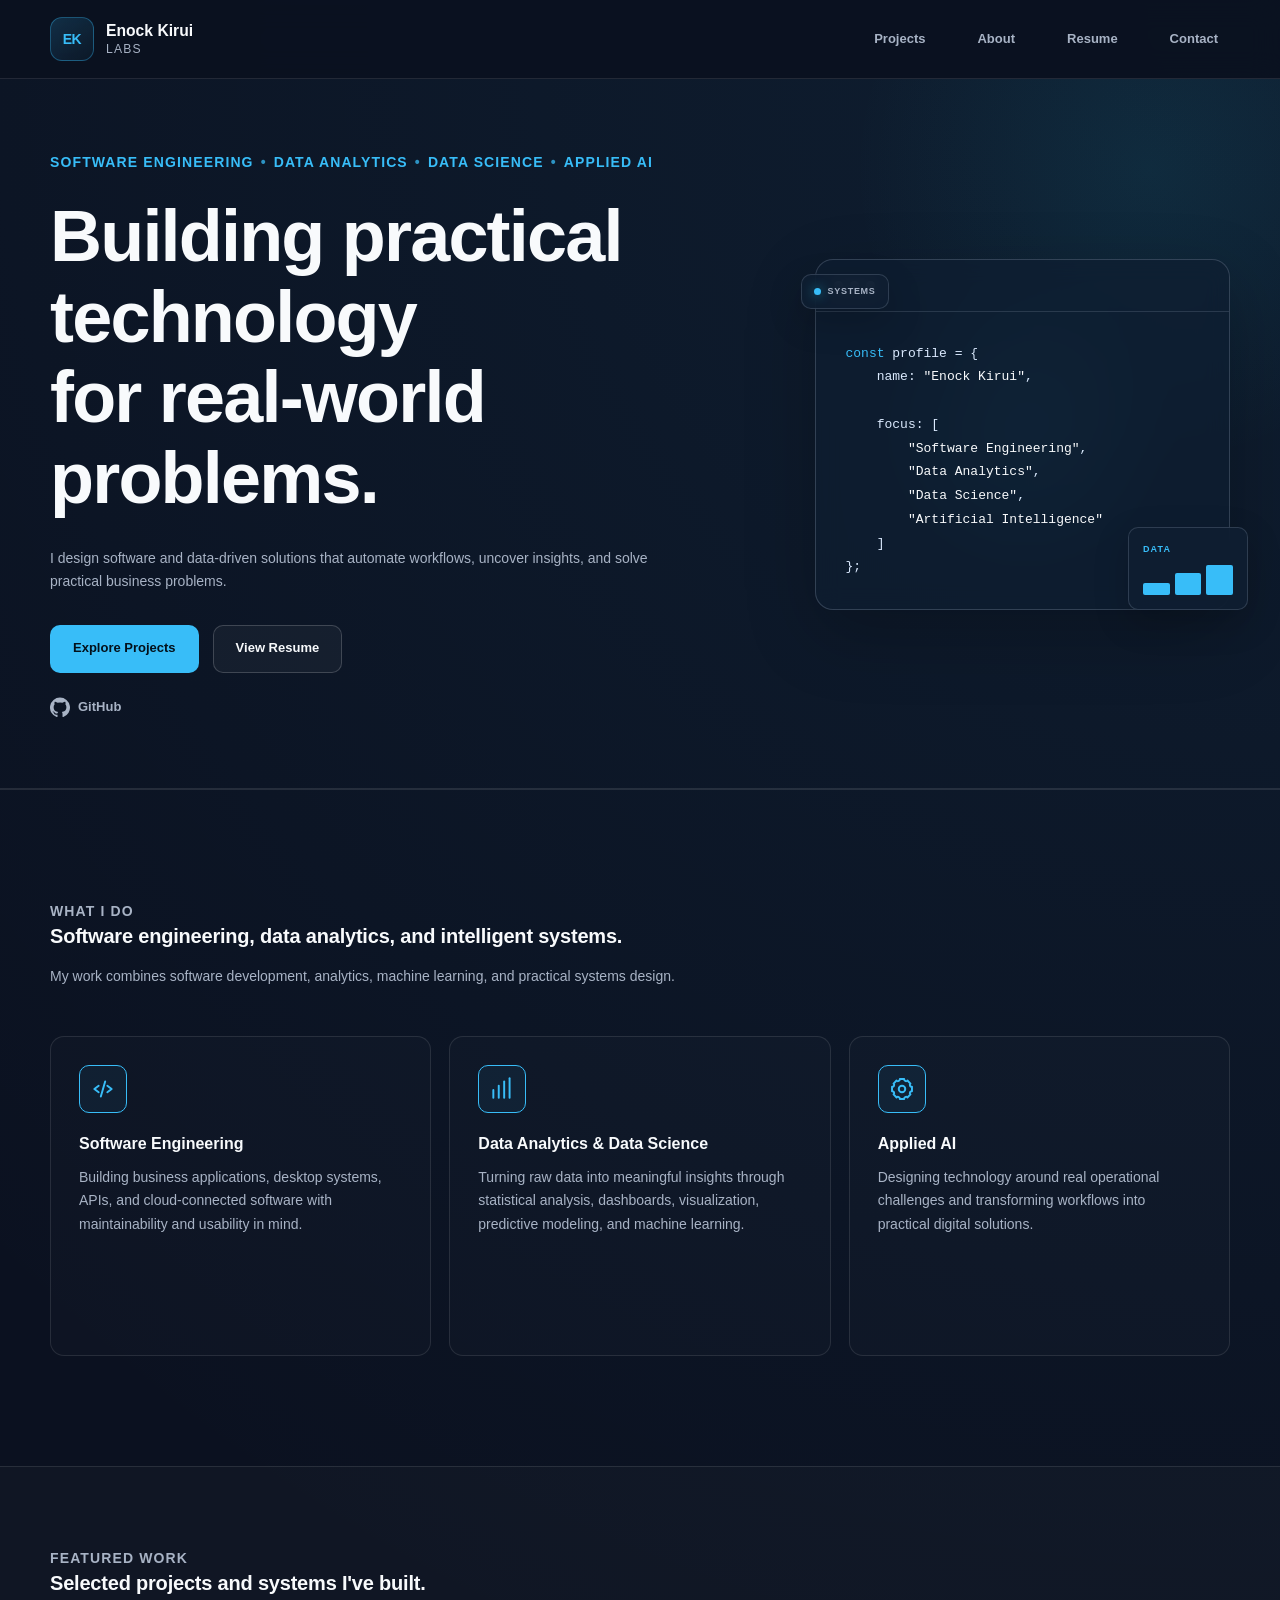
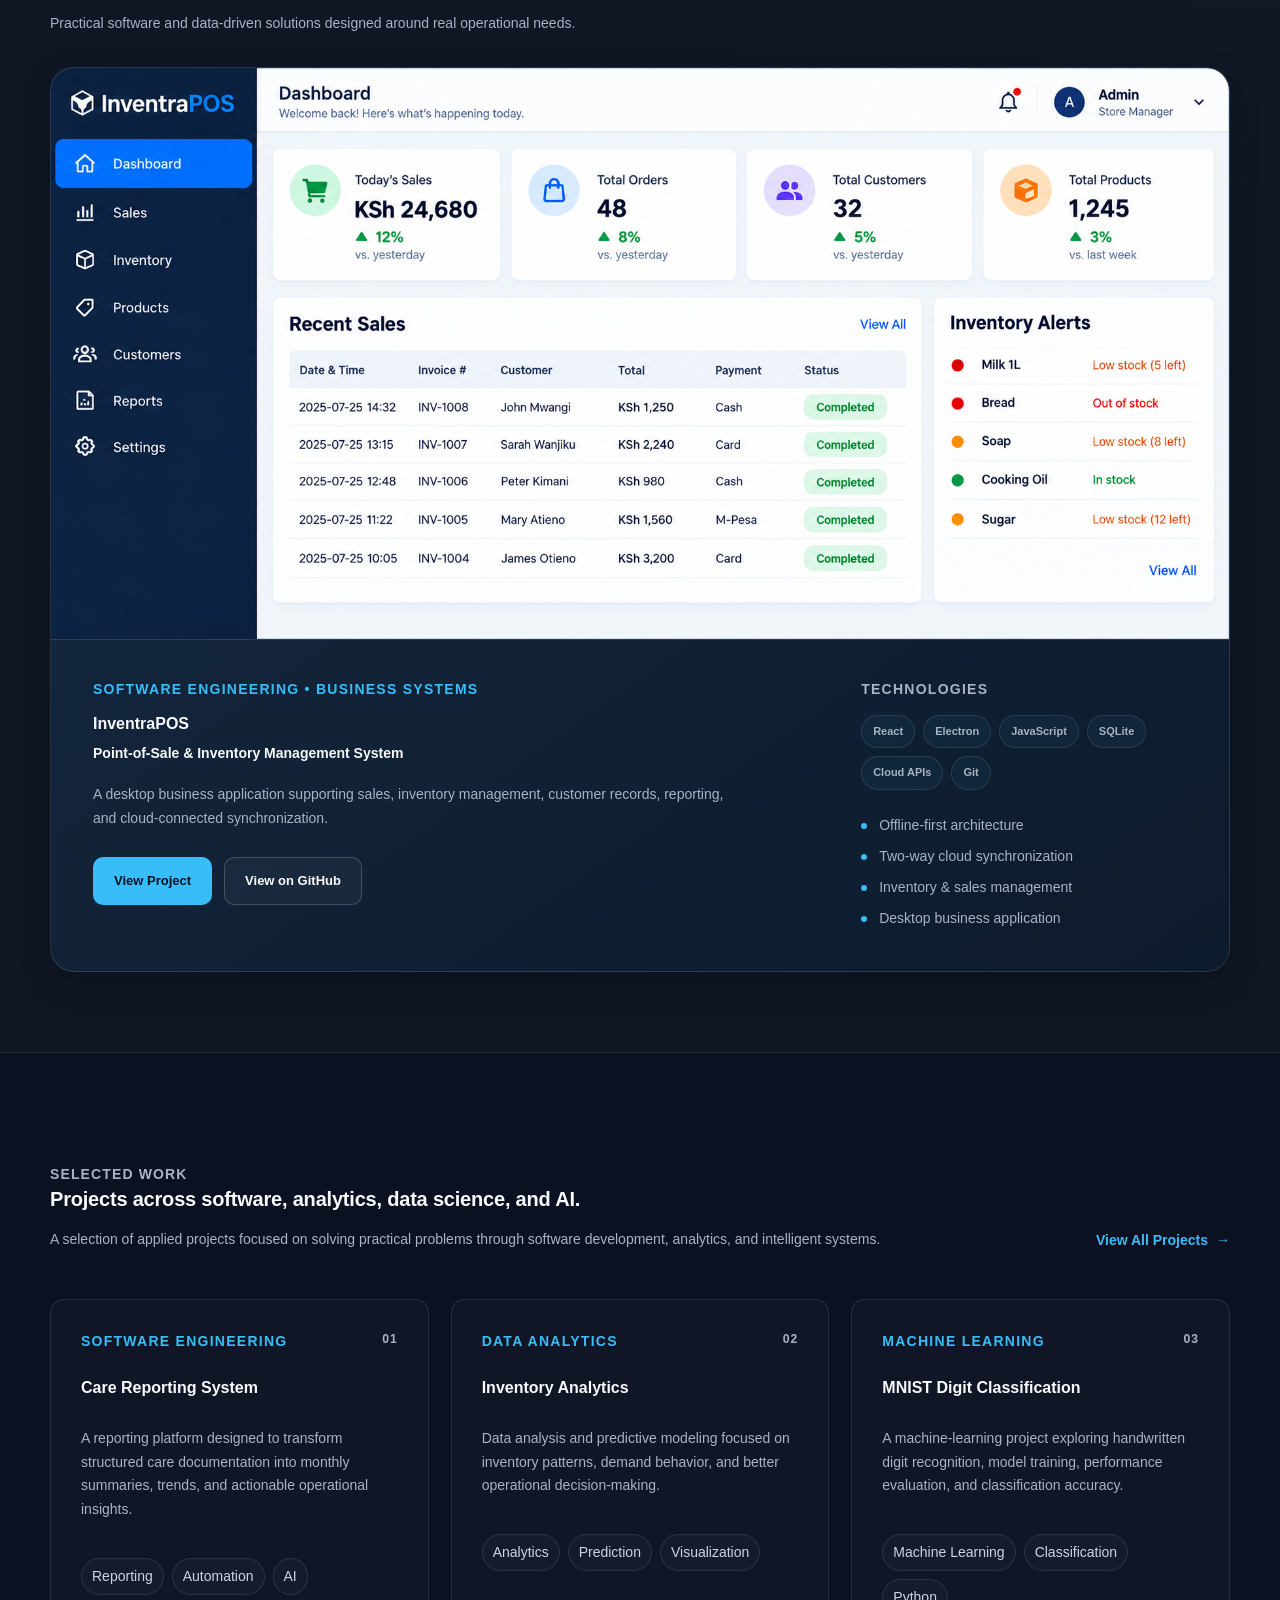
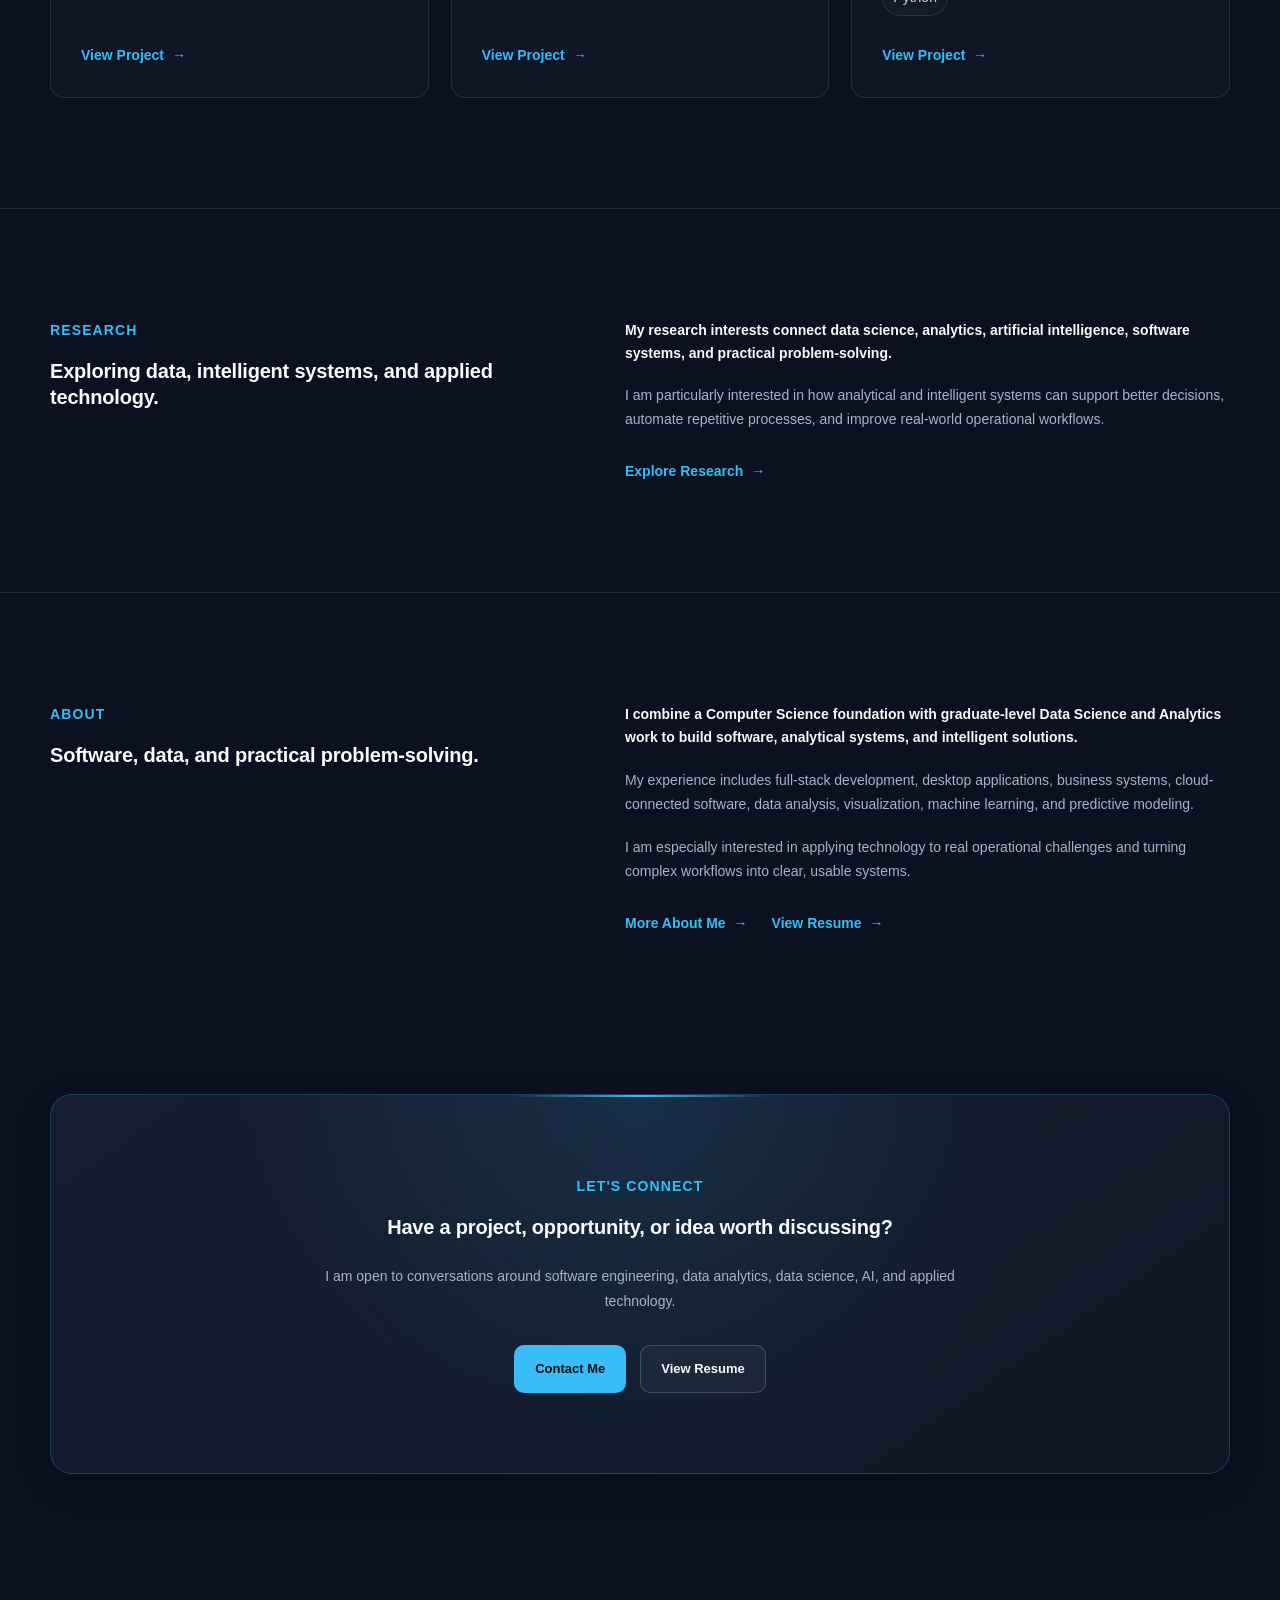
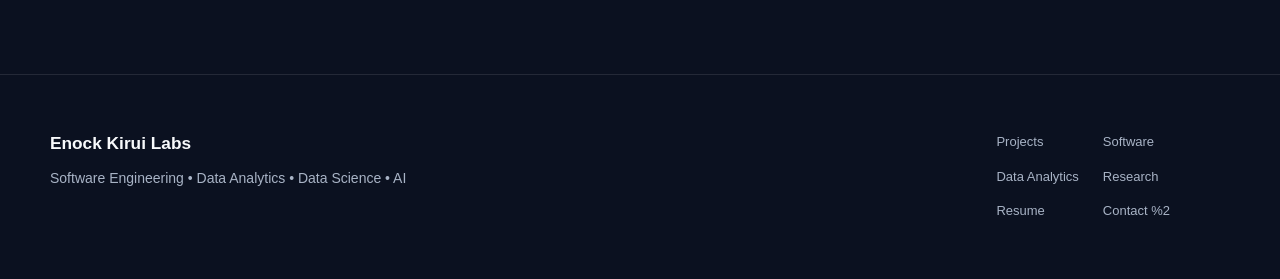
<file: index.html>
<!DOCTYPE html>
<html lang="en">

<head>
    <meta charset="UTF-8">
    <meta
        name="viewport"
        content="width=device-width, initial-scale=1.0"
    >

    <title>
        Enock Kirui | Software Engineering, Data Analytics, Data Science & Applied AI
    </title>

    <meta
        name="description"
        content="Enock Kirui Labs - Software Engineering, Data Analytics, Data Science, AI, and Applied Systems. Explore software, analytics, machine learning, and technical projects."
    >

    <meta
        name="author"
        content="Enock Kirui"
    >

    <link
        rel="stylesheet"
        href="assets/css/main.css"
    >
</head>

<body>

    <!-- =====================================================
         SKIP LINK
    ====================================================== -->

    <a
        class="skip-link"
        href="#main-content"
    >
        Skip to main content
    </a>


    <!-- =====================================================
         HEADER
    ====================================================== -->

    <header
        class="site-header"
        id="site-header"
    >
        <div class="container header-container">

            <!-- Brand -->

            <a
                class="brand"
                href="#home"
                aria-label="Enock Kirui Labs home"
            >
                <span
                    class="brand-mark"
                    aria-hidden="true"
                >
                    EK
                </span>

                <span class="brand-text">
                    <strong>Enock Kirui</strong>
                    <span>Labs</span>
                </span>
            </a>


            <!-- Mobile Navigation Button -->

            <button
                class="nav-toggle"
                id="nav-toggle"
                type="button"
                aria-label="Open navigation menu"
                aria-expanded="false"
                aria-controls="primary-navigation"
            >
                <span></span>
                <span></span>
                <span></span>
            </button>


            <!-- Primary Navigation -->

           <!-- Primary Navigation -->

<nav
    class="primary-navigation"
    id="primary-navigation"
    aria-label="Primary navigation"
>
    <ul class="nav-list">

        <li>
            <a
                class="nav-link"
                href="#projects"
            >
                Projects
            </a>
        </li>

        <li>
            <a
                class="nav-link"
                href="#about"
            >
                About
            </a>
        </li>

        <li>
            <a
                class="nav-link"
                href="resume.html"
            >
                Resume
            </a>
        </li>

        <li>
            <a
                class="nav-link"
                href="#contact"
            >
                Contact
            </a>
        </li>

    </ul>
</nav>

        </div>
    </header>


    <!-- =====================================================
         MAIN CONTENT
    ====================================================== -->

    <main id="main-content">


        <!-- =================================================
             HERO
        ================================================== -->

       <!-- =====================================================
     HERO
     ===================================================== -->

<section
    class="hero"
    id="home"
>

    <div class="container hero-container">

        <!-- HERO CONTENT -->

        <div class="hero-content">

            <p class="hero-eyebrow">
                SOFTWARE ENGINEERING
                <span>•</span>
                DATA ANALYTICS
                <span>•</span>
                DATA SCIENCE
                <span>•</span>
                APPLIED AI
            </p>


            <h1 class="hero-title">
                <span>Building practical technology</span>
                <span>for real-world problems.</span>
            </h1>


            <p class="hero-description">
                I design software and data-driven solutions that
                automate workflows, uncover insights, and solve
                practical business problems.
            </p>


            <!-- HERO BUTTONS -->

            <div class="hero-actions">

                <a
                    class="button button-primary"
                    href="#projects"
                >
                    Explore Projects
                </a>

                <a
                    class="button button-secondary"
                    href="resume.html"
                >
                    View Resume
                </a>

            </div>


            <!-- SOCIAL LINKS -->

            <div class="hero-socials">

                <a
                    href="https://github.com/kirui-star"
                    target="_blank"
                    rel="noopener noreferrer"
                    aria-label="Visit Enock Kirui on GitHub"
                >

                    <svg
                        viewBox="0 0 24 24"
                        aria-hidden="true"
                    >
                        <path
                            fill="currentColor"
                            d="M12 .7a12 12 0 0 0-3.79 23.39c.6.11.82-.26.82-.58v-2.24c-3.34.73-4.04-1.42-4.04-1.42-.55-1.39-1.34-1.76-1.34-1.76-1.09-.75.08-.73.08-.73 1.21.08 1.84 1.24 1.84 1.24 1.07 1.84 2.81 1.31 3.5 1 .11-.78.42-1.31.76-1.61-2.67-.3-5.47-1.33-5.47-5.93 0-1.31.47-2.38 1.24-3.22-.12-.3-.54-1.52.12-3.18 0 0 1.01-.32 3.3 1.23a11.5 11.5 0 0 1 6 0c2.29-1.55 3.3-1.23 3.3-1.23.66 1.66.24 2.88.12 3.18.77.84 1.24 1.91 1.24 3.22 0 4.61-2.81 5.62-5.48 5.92.43.37.81 1.1.81 2.22v3.29c0 .32.22.7.82.58A12 12 0 0 0 12 .7Z"
                        />
                    </svg>

                    <span>GitHub</span>

                </a>

            </div>

        </div>


        <!-- =================================================
             HERO VISUAL
             ================================================= -->

        <div
            class="hero-visual"
            aria-hidden="true"
        >

            <div class="code-window">

                <div class="code-window-header">

                    <span></span>
                    <span></span>
                    <span></span>

                </div>


                <div class="code-window-body">

                    <pre><code><span class="code-keyword">const</span> profile = {
    name: <span class="code-string">"Enock Kirui"</span>,

    focus: [
        <span class="code-string">"Software Engineering"</span>,
        <span class="code-string">"Data Analytics"</span>,
        <span class="code-string">"Data Science"</span>,
        <span class="code-string">"Artificial Intelligence"</span>
    ]
};</code></pre>

                </div>

            </div>


            <!-- Decorative data elements -->

            <div class="hero-data-card hero-data-card-one">

                <span class="data-label">
                    DATA
                </span>

                <div class="data-bars">
                    <span></span>
                    <span></span>
                    <span></span>
                </div>

            </div>


            <div class="hero-data-card hero-data-card-two">

                <span class="data-dot"></span>

                <span>
                    SYSTEMS
                </span>

            </div>

        </div>

    </div>

</section>


        <!-- =================================================
             EXPERTISE / PROJECTS OVERVIEW
        ================================================== -->

        <section
            class="section expertise"
            id="projects"
        >
            <div class="container">

                <div class="section-heading">

                    <p class="eyebrow">
                        What I Do
                    </p>

                    <h2>
                        Software engineering, data analytics, and intelligent systems.
                    </h2>

                    <p>
                        My work combines software development, analytics,
                        machine learning, and practical systems design.
                    </p>

                </div>


              <div class="expertise-grid">

    <!-- Software Engineering -->

    <article class="expertise-card">

        <div class="expertise-icon" aria-hidden="true">
            <svg viewBox="0 0 24 24">
                <path d="M8 9l-4 3 4 3"></path>
                <path d="M16 9l4 3-4 3"></path>
                <path d="M14 5l-4 14"></path>
            </svg>
        </div>

        <h3>Software Engineering</h3>

        <p>
            Building business applications, desktop systems,
            APIs, and cloud-connected software with
            maintainability and usability in mind.
        </p>

    </article>


    <!-- Data Analytics & Data Science -->

    <article class="expertise-card">

        <div class="expertise-icon" aria-hidden="true">
            <svg viewBox="0 0 24 24">
                <path d="M4 20V13"></path>
                <path d="M9 20V9"></path>
                <path d="M14 20V5"></path>
                <path d="M19 20V2"></path>
            </svg>
        </div>

        <h3>Data Analytics &amp; Data Science</h3>

        <p>
            Turning raw data into meaningful insights through
            statistical analysis, dashboards, visualization,
            predictive modeling, and machine learning.
        </p>

    </article>


    <!-- Applied Systems -->

    <article class="expertise-card">

        <div class="expertise-icon" aria-hidden="true">

            <svg viewBox="0 0 24 24">

                <circle cx="12" cy="12" r="3"></circle>

                <path
                    d="M19.4 15a1.7 1.7 0 0 0 .3 1.9l.1.1-2.8 2.8-.1-.1
                    a1.7 1.7 0 0 0-1.9-.3
                    1.7 1.7 0 0 0-1 1.6v.2h-4V21
                    a1.7 1.7 0 0 0-1-1.6
                    1.7 1.7 0 0 0-1.9.3l-.1.1L4.2 17l.1-.1
                    a1.7 1.7 0 0 0 .3-1.9
                    A1.7 1.7 0 0 0 3 14H2.8v-4H3
                    a1.7 1.7 0 0 0 1.6-1
                    1.7 1.7 0 0 0-.3-1.9L4.2 7
                    7 4.2l.1.1
                    a1.7 1.7 0 0 0 1.9.3
                    1.7 1.7 0 0 0 1-1.6v-.2h4V3
                    a1.7 1.7 0 0 0 1 1.6
                    1.7 1.7 0 0 0 1.9-.3l.1-.1L19.8 7l-.1.1
                    a1.7 1.7 0 0 0-.3 1.9
                    1.7 1.7 0 0 0 1.6 1h.2v4H21
                    a1.7 1.7 0 0 0-1.6 1Z"
                ></path>

            </svg>

        </div>

        <h3>Applied AI</h3>

        <p>
            Designing technology around real operational
            challenges and transforming workflows into
            practical digital solutions.
        </p>

    </article>

</div>

            </div>
        </section>


        <!-- =================================================
             SOFTWARE / FEATURED PROJECT
        ================================================== -->
<!-- =====================================================
     FEATURED WORK — INVENTRAPOS
     ===================================================== -->
<section class="section featured-project" id="projects">

    <div class="container">

        <!-- Section heading -->
        <div class="section-heading featured-heading">

            <p class="eyebrow">
                Featured Work
            </p>

            <h2>
                Selected projects and systems I've built.
            </h2>

            <p>
                Practical software and data-driven solutions designed
                around real operational needs.
            </p>

        </div>


        <!-- InventraPOS -->
        <article class="featured-work-card">

            <!-- Large application screenshot -->
            <div class="featured-work-image">

                <img
                    src="assets/images/dashboard.png"
                    alt="InventraPOS point-of-sale and inventory management dashboard"
                    loading="lazy"
                >

            </div>


            <!-- Project information -->
            <div class="featured-work-info">

                <div class="featured-work-description">

                    <p class="project-category">
                        Software Engineering • Business Systems
                    </p>

                    <h3>
                        InventraPOS
                    </h3>

                    <p class="featured-work-subtitle">
                        Point-of-Sale &amp; Inventory Management System
                    </p>

                    <p>
                        A desktop business application supporting sales,
                        inventory management, customer records, reporting,
                        and cloud-connected synchronization.
                    </p>


                    <div class="featured-work-actions">

                        <a
                            href="projects/inventrapos.html"
                            class="button button-primary"
                        >
                            View Project
                        </a>

                        <a
                            href="https://github.com/kirui-star/hybrid-pos"
                            class="button button-secondary"
                            target="_blank"
                            rel="noopener noreferrer"
                        >
                            View on GitHub
                        </a>

                    </div>

                </div>


                <!-- Technologies -->
                <div class="featured-work-tech">

                    <p class="featured-tech-label">
                        Technologies
                    </p>

                    <div class="featured-tech-list">

                        <span>React</span>
                        <span>Electron</span>
                        <span>JavaScript</span>
                        <span>SQLite</span>
                        <span>Cloud APIs</span>
                        <span>Git</span>

                    </div>

                    <div class="featured-highlights">

                        <p>Offline-first architecture</p>
                        <p>Two-way cloud synchronization</p>
                        <p>Inventory &amp; sales management</p>
                        <p>Desktop business application</p>

                    </div>

                </div>

            </div>

        </article>
        

    </div>

</section>

        <!-- =================================================
             DATA ANALYTICS / SELECTED WORK
        ================================================== -->

        <section
            class="section"
            id="data-analytics"
        >
            <div class="container">


                <div class="section-heading section-heading-row">

                    <div>

                        <p class="eyebrow">
                            Selected Work
                        </p>

                        <h2>
                            Projects across software, analytics, data science, and AI.
                        </h2>

                        <p>
                            A selection of applied projects focused on solving
                            practical problems through software development,
                            analytics, and intelligent systems.
                        </p>

                    </div>


                    <a
                        href="projects.html"
                        class="text-link"
                    >
                        View All Projects
                        <span aria-hidden="true">→</span>
                    </a>

                </div>


                <div
                    class="projects-grid"
                    id="selected-work"
                >


                    <!-- Project 1 -->

                    <article class="project-card">

                        <div class="project-card-top">

                            <p class="project-category">
                                Software Engineering
                            </p>

                            <span class="project-number">
                                01
                            </span>

                        </div>

                        <h3>
                            Care Reporting System
                        </h3>

                        <p>
                            A reporting platform designed to transform
                            structured care documentation into monthly
                            summaries, trends, and actionable operational
                            insights.
                        </p>

                        <ul class="project-tags">
                            <li>Reporting</li>
                            <li>Automation</li>
                            <li>AI</li>
                        </ul>

                        <a
                            href="projects.html"
                            class="text-link"
                        >
                            View Project
                            <span aria-hidden="true">→</span>
                        </a>

                    </article>


                    <!-- Project 2 -->

                    <article class="project-card">

                        <div class="project-card-top">

                            <p class="project-category">
                                Data Analytics
                            </p>

                            <span class="project-number">
                                02
                            </span>

                        </div>

                        <h3>
                            Inventory Analytics
                        </h3>

                        <p>
                            Data analysis and predictive modeling focused on
                            inventory patterns, demand behavior, and better
                            operational decision-making.
                        </p>

                        <ul class="project-tags">
                            <li>Analytics</li>
                            <li>Prediction</li>
                            <li>Visualization</li>
                        </ul>

                        <a
                            href="projects.html"
                            class="text-link"
                        >
                            View Project
                            <span aria-hidden="true">→</span>
                        </a>

                    </article>


                    <!-- Project 3 -->

                    <article class="project-card">

                        <div class="project-card-top">

                            <p class="project-category">
                                Machine Learning
                            </p>

                            <span class="project-number">
                                03
                            </span>

                        </div>

                        <h3>
                            MNIST Digit Classification
                        </h3>

                        <p>
                            A machine-learning project exploring handwritten
                            digit recognition, model training, performance
                            evaluation, and classification accuracy.
                        </p>

                        <ul class="project-tags">
                            <li>Machine Learning</li>
                            <li>Classification</li>
                            <li>Python</li>
                        </ul>

                        <a
                            href="projects.html"
                            class="text-link"
                        >
                            View Project
                            <span aria-hidden="true">→</span>
                        </a>

                    </article>

                </div>

            </div>
        </section>


        <!-- =================================================
             RESEARCH
        ================================================== -->

        <section
            class="section about-preview"
            id="research"
        >
            <div class="container about-preview-container">

                <div class="about-preview-heading">

                    <p class="eyebrow">
                        Research
                    </p>

                    <h2>
                        Exploring data, intelligent systems, and applied technology.
                    </h2>

                </div>


                <div class="about-preview-content">

                    <p class="about-lead">
                        My research interests connect data science, analytics,
                        artificial intelligence, software systems, and practical
                        problem-solving.
                    </p>

                    <p>
                        I am particularly interested in how analytical and
                        intelligent systems can support better decisions,
                        automate repetitive processes, and improve real-world
                        operational workflows.
                    </p>

                    <div class="about-actions">

                        <a
                            href="research.html"
                            class="text-link"
                        >
                            Explore Research
                            <span aria-hidden="true">→</span>
                        </a>

                    </div>

                </div>

            </div>
        </section>


        <!-- =================================================
             ABOUT
        ================================================== -->

        <section
            class="section about-preview"
            id="about"
        >
            <div class="container about-preview-container">

                <div class="about-preview-heading">

                    <p class="eyebrow">
                        About
                    </p>

                    <h2>
                        Software, data, and practical problem-solving.
                    </h2>

                </div>


                <div class="about-preview-content">

                    <p class="about-lead">
                        I combine a Computer Science foundation with graduate-level
                        Data Science and Analytics work to build software,
                        analytical systems, and intelligent solutions.
                    </p>

                    <p>
                        My experience includes full-stack development, desktop
                        applications, business systems, cloud-connected software,
                        data analysis, visualization, machine learning, and
                        predictive modeling.
                    </p>

                    <p>
                        I am especially interested in applying technology to real
                        operational challenges and turning complex workflows into
                        clear, usable systems.
                    </p>

                    <div class="about-actions">

                        <a
                            href="about.html"
                            class="text-link"
                        >
                            More About Me
                            <span aria-hidden="true">→</span>
                        </a>

                        <a
                            href="resume.html"
                            class="text-link"
                        >
                            View Resume
                            <span aria-hidden="true">→</span>
                        </a>

                    </div>

                </div>

            </div>
        </section>


        <!-- =================================================
             CONTACT
        ================================================== -->

        <section
            class="section cta"
            id="contact"
        >
            <div class="container">

                <div class="cta-card">

                    <p class="eyebrow">
                        Let's Connect
                    </p>

                    <h2>
                        Have a project, opportunity, or idea worth discussing?
                    </h2>

                    <p>
                        I am open to conversations around software engineering,
                        data analytics, data science, AI, and applied technology.
                    </p>

                    <div class="cta-actions">

                        <a
                            class="button button-primary"
                            href="contact.html"
                        >
                            Contact Me
                        </a>

                        <a
                            class="button button-secondary"
                            href="resume.html"
                        >
                            View Resume
                        </a>

                    </div>

                </div>

            </div>
        </section>


    </main>


    <!-- =====================================================
         FOOTER
    ====================================================== -->

    <footer class="site-footer">

        <div class="container footer-container">


            <!-- Footer Brand -->

            <div class="footer-brand-block">

                <a
                    class="footer-brand"
                    href="#home"
                >
                    Enock Kirui Labs
                </a>

                <p>
                    Software Engineering • Data Analytics • Data Science • AI
                </p>

            </div>


            <!-- Footer Navigation -->

            <nav
                class="footer-navigation"
                aria-label="Footer navigation"
            >
                <ul class="footer-links">

                    <li>
                        <a href="#projects">
                            Projects
                        </a>
                    </li>

                    <li>
                        <a href="#software">
                            Software
                        </a>
                    </li>

                    <li>
                        <a href="#data-analytics">
                            Data Analytics
                        </a>
                    </li>

                    <li>
                        <a href="#research">
                            Research
                        </a>
                    </li>

                    <li>
                        <a href="resume.html">
                            Resume
                        </a>
                    </li>

                    <li>
                        <a href="#contact">
                            Contact
                    %2
</file>
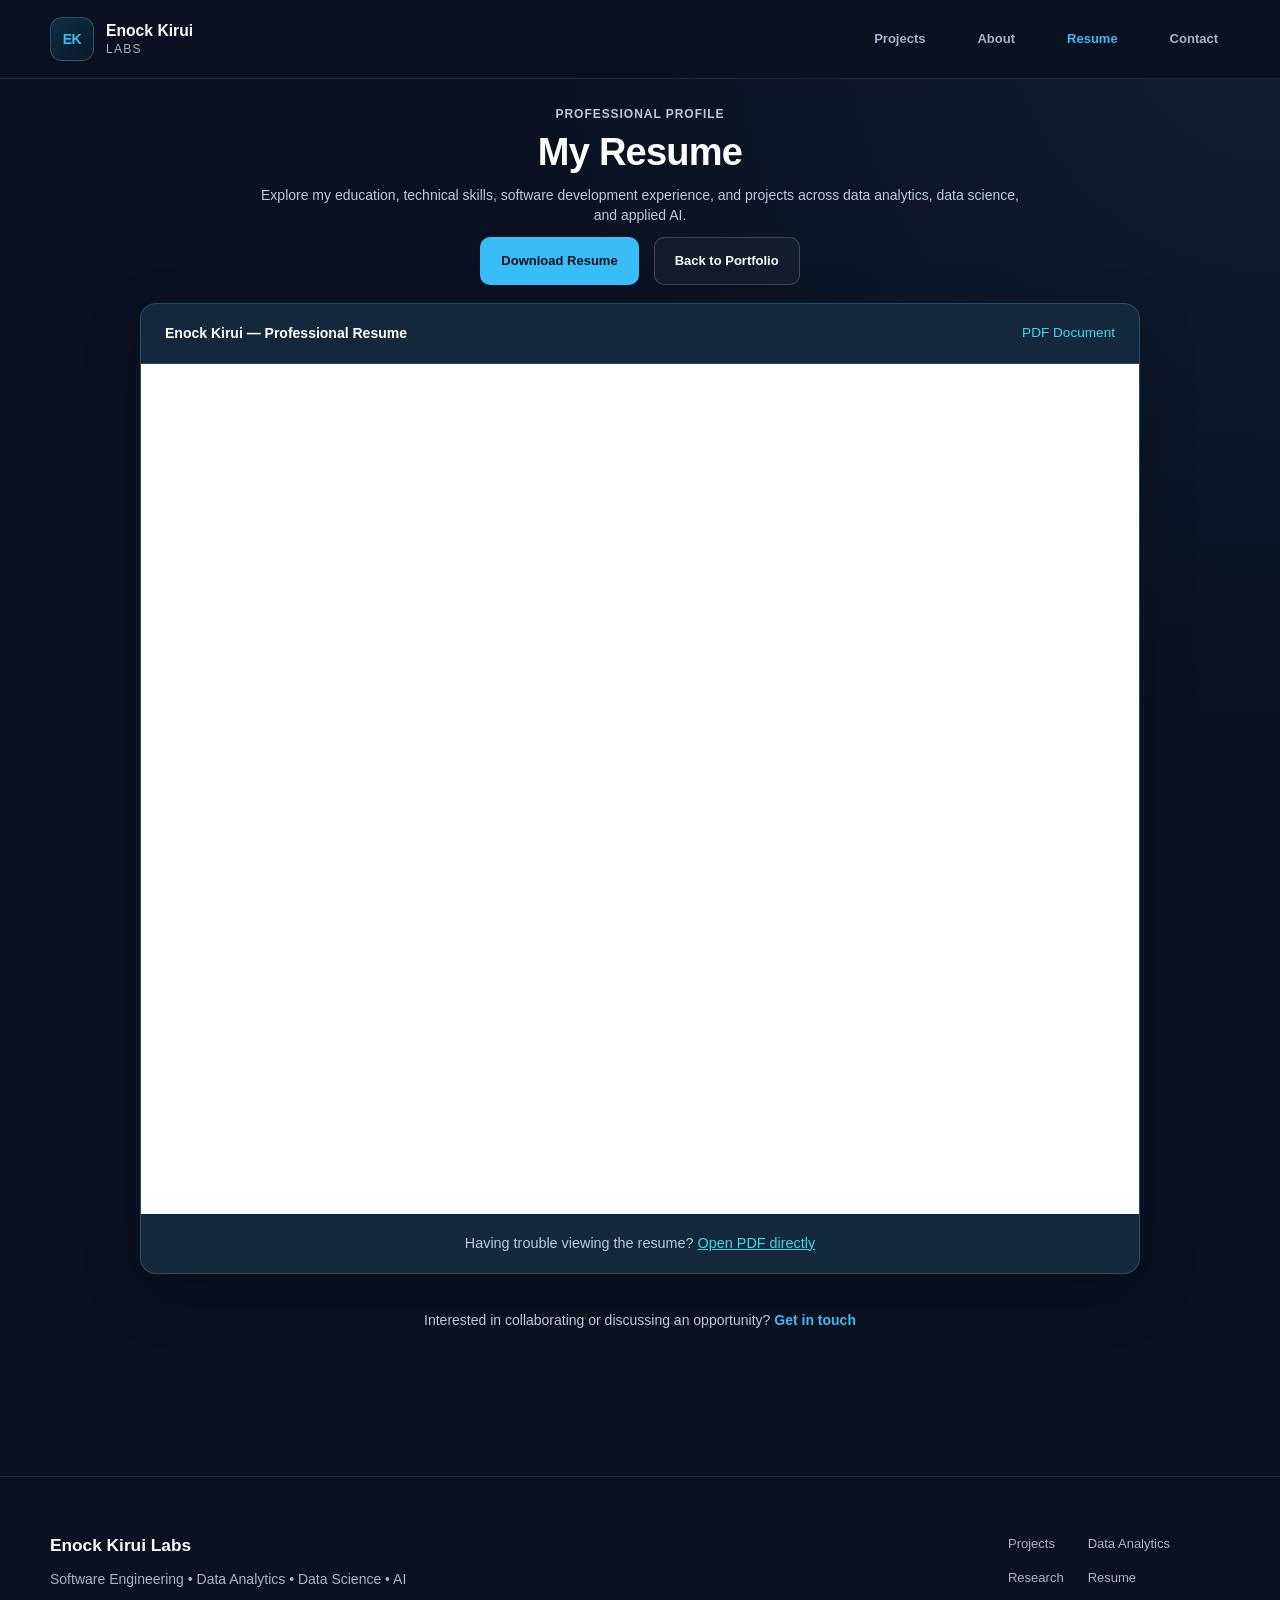
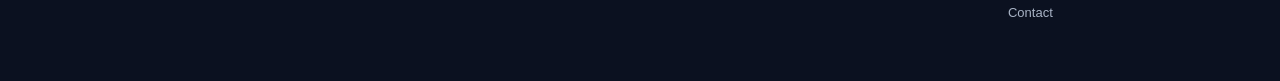
<file: resume.html>
<!DOCTYPE html>
<html lang="en">
<head>
    <meta charset="UTF-8">
    <meta name="viewport"
          content="width=device-width, initial-scale=1.0">

    <title>Resume | Enock Kirui Labs</title>

    <meta name="description"
          content="View and download the professional resume of Enock Kirui, focused on software engineering, data analytics, data science, and applied AI.">

    <meta name="author" content="Enock Kirui">

    <!-- Existing portfolio stylesheet -->
    <link rel="stylesheet" href="assets/css/main.css">

    <!-- Resume-specific styling -->
    <style>
        .resume-page {
            min-height: auto;
            padding: 25px 0 40px;
        }

        .resume-heading {
            text-align: center;
            max-width: 780px;
            margin: 0 auto 18px;
        }

        .resume-heading h1 {
            font-size: clamp(2rem, 5vw, 3.5rem);
            margin: 15px 0;
            color: #fff;
        }

        .resume-heading p {
            color: #b9cadb;
            line-height: 1.7;
        }

        .resume-actions {
            display: flex;
            justify-content: center;
            flex-wrap: wrap;
            gap: 15px;
            margin-top: 30px;
        }

        .resume-document {
            max-width: 1000px;
            margin: 0 auto;
            border: 1px solid rgba(120, 180, 210, .25);
            border-radius: 16px;
            overflow: hidden;
            background: #14283d;
            box-shadow: 0 20px 60px rgba(0,0,0,.2);
        }

        .resume-document-header {
            display: flex;
            justify-content: space-between;
            align-items: center;
            flex-wrap: wrap;
            gap: 12px;
            padding: 18px 24px;
            border-bottom: 1px solid rgba(120,180,210,.2);
        }

        .resume-document-title {
            color: #fff;
            font-weight: 600;
        }

        .resume-document-label {
            color: #41d9e9;
            font-size: .85rem;
        }

        .resume-frame {
            display: block;
            width: 100%;
            height: 850px;
            border: none;
            background: #fff;
        }

        .resume-fallback {
            text-align: center;
            padding: 18px;
            color: #b9cadb;
            font-size: .9rem;
        }

        .resume-fallback a {
            color: #41d9e9;
        }

        .resume-footer-note {
            text-align: center;
            margin-top: 35px;
            color: #b9cadb;
        }

        @media (max-width: 768px) {
            .resume-page {
                padding: 55px 0 70px;
            }

            .resume-frame {
                height: 600px;
            }

            .resume-actions .button {
                text-align: center;
            }

            .resume-document-header {
                padding: 15px;
            }
        }

        /* Compact Resume Hero Section */

.resume-hero {
    padding: 45px 20px 25px;
    text-align: center;
}

.resume-hero h1 {
    font-size: clamp(2rem, 4vw, 2.8rem);
    margin: 8px 0 12px;
}

.resume-hero p {
    margin: 0 auto 18px;
    line-height: 1.5;
}

.resume-hero .hero-actions {
    margin-top: 18px;
    margin-bottom: 15px;
    gap: 12px;
}

/* Mobile responsiveness */

@media (max-width: 768px) {
    .resume-hero {
        padding: 28px 15px 18px;
    }

    .resume-hero h1 {
        font-size: 2rem;
    }
}
    </style>
</head>

<body>

    <!-- Accessibility -->
    <a class="skip-link" href="#main-content">
        Skip to main content
    </a>

    <!-- HEADER -->
    <header class="site-header" id="site-header">
        <div class="container header-container">

            <a class="brand"
               href="index.html#home"
               aria-label="Enock Kirui Labs home">

                <span class="brand-mark" aria-hidden="true">
                    EK
                </span>

                <span class="brand-text">
                    <strong>Enock Kirui</strong>
                    <span>Labs</span>
                </span>
            </a>

            <!-- Mobile navigation -->
            <button class="nav-toggle"
                    id="nav-toggle"
                    type="button"
                    aria-label="Open navigation menu"
                    aria-expanded="false"
                    aria-controls="primary-navigation">
                <span></span>
                <span></span>
                <span></span>
            </button>

            <nav class="primary-navigation"
                 id="primary-navigation"
                 aria-label="Primary navigation">

                <ul class="nav-list">
                    <li>
                        <a class="nav-link"
                           href="index.html#projects">
                            Projects
                        </a>
                    </li>

                    <li>
                        <a class="nav-link"
                           href="index.html#about">
                            About
                        </a>
                    </li>

                    <li>
                        <a class="nav-link"
                           href="resume.html"
                           aria-current="page">
                            Resume
                        </a>
                    </li>

                    <li>
                        <a class="nav-link"
                           href="index.html#contact">
                            Contact
                        </a>
                    </li>
                </ul>
            </nav>
        </div>
    </header>

    <!-- MAIN CONTENT -->
    <main id="main-content">

        <section class="resume-page">

            <div class="container">

                <div class="resume-heading">

                    <p class="eyebrow">
                        PROFESSIONAL PROFILE
                    </p>

                    <h1>My Resume</h1>

                    <p>
                        Explore my education, technical skills,
                        software development experience, and
                        projects across data analytics,
                        data science, and applied AI.
                    </p>

                    <div class="resume-actions">

                        <a class="button button-primary"
                           href="assets/resume/enock-kirui-resume.pdf"
                           download="Enock-Kirui-Resume.pdf">
                            Download Resume
                        </a>

                        <a class="button button-secondary"
                           href="index.html">
                            Back to Portfolio
                        </a>

                    </div>
                </div>

                <!-- PDF VIEWER -->
                <div class="resume-document"
                     id="resume-viewer">

                    <div class="resume-document-header">

                        <span class="resume-document-title">
                            Enock Kirui — Professional Resume
                        </span>

                        <span class="resume-document-label">
                            PDF Document
                        </span>

                    </div>

                    <iframe
                        class="resume-frame"
                        src="assets/resume/enock-kirui-resume.pdf#toolbar=1"
                        title="Enock Kirui professional resume PDF"
                        loading="lazy">
                    </iframe>

                    <div class="resume-fallback">
                        Having trouble viewing the resume?
                        <a href="assets/resume/enock-kirui-resume.pdf"
                           target="_blank"
                           rel="noopener noreferrer">
                            Open PDF directly
                        </a>
                    </div>

                </div>

                <p class="resume-footer-note">
                    Interested in collaborating or discussing
                    an opportunity?
                    <a class="text-link"
                       href="index.html#contact">
                        Get in touch
                    </a>
                </p>

            </div>

        </section>

    </main>

    <!-- FOOTER -->
    <footer class="site-footer">
        <div class="container footer-container">

            <div class="footer-brand-block">
                <a class="footer-brand"
                   href="index.html#home">
                    Enock Kirui Labs
                </a>

                <p>
                    Software Engineering • Data Analytics •
                    Data Science • AI
                </p>
            </div>

            <nav class="footer-navigation"
                 aria-label="Footer navigation">

                <ul class="footer-links">
                    <li>
                        <a href="index.html#projects">
                            Projects
                        </a>
                    </li>

                    <li>
                        <a href="index.html#data-analytics">
                            Data Analytics
                        </a>
                    </li>

                    <li>
                        <a href="index.html#research">
                            Research
                        </a>
                    </li>

                    <li>
                        <a href="resume.html">
                            Resume
                        </a>
                    </li>

                    <li>
                        <a href="index.html#contact">
                            Contact
                        </a>
                    </li>
                </ul>
            </nav>

        </div>
    </footer>

    <!-- Mobile navigation functionality -->
    <script>
        const navToggle =
            document.getElementById("nav-toggle");

        const navigation =
            document.getElementById("primary-navigation");

        navToggle.addEventListener("click", () => {
            const isExpanded =
                navToggle.getAttribute("aria-expanded")
                === "true";

            navToggle.setAttribute(
                "aria-expanded",
                String(!isExpanded)
            );

            navToggle.setAttribute(
                "aria-label",
                isExpanded
                    ? "Open navigation menu"
                    : "Close navigation menu"
            );

            navigation.classList.toggle(
                "is-open",
                !isExpanded
            );
        });
    </script>

</body>
</html>
</file>
<file: assets/css/main.css>
/* =========================================================
   ENOCK KIRUI LABS
   Main Stylesheet
   ========================================================= */

/* =========================================================
   1. DESIGN TOKENS
   ========================================================= */

:root {
    --color-bg: #0b1120;
    --color-bg-soft: #111827;
    --color-surface: #172033;
    --color-surface-light: #1e293b;

    --color-text: #f8fafc;
    --color-text-muted: #a8b3c5;
    --color-text-soft: #cbd5e1;

    --color-primary: #38bdf8;
    --color-primary-hover: #7dd3fc;

    --color-border: rgba(255, 255, 255, 0.10);
    --color-border-strong: rgba(255, 255, 255, 0.18);

    --shadow-card: 0 10px 30px rgba(0, 0, 0, 0.22);

    --radius-sm: 8px;
    --radius-md: 14px;
    --radius-lg: 22px;

    --container-width: 1180px;
    --section-space: 110px;

    --font-main: "Inter", "Helvetica Neue", Arial, sans-serif;
    --transition: 0.25s ease;
}


/* =========================================================
   2. RESET + BASE
   ========================================================= */

*,
*::before,
*::after {
    box-sizing: border-box;
}

html {
    scroll-behavior: smooth;
}

body {
    margin: 0;
    background:
        radial-gradient(
            circle at top right,
            rgba(56, 189, 248, 0.08),
            transparent 35%
        ),
        var(--color-bg);
    color: var(--color-text);
    font-family: var(--font-main);
    font-weight: 400;
    line-height: 1.6;
    -webkit-font-smoothing: antialiased;
}

img {
    max-width: 100%;
    display: block;
}

a {
    color: inherit;
}

button,
input,
textarea,
select {
    font: inherit;
}


/* =========================================================
   3. ACCESSIBILITY
   ========================================================= */

.skip-link {
    position: absolute;
    top: -100px;
    left: 20px;
    z-index: 9999;

    padding: 12px 18px;

    border-radius: var(--radius-sm);
    background: var(--color-primary);
    color: #03111b;

    font-weight: 700;
    text-decoration: none;
}

.skip-link:focus {
    top: 20px;
}

a:focus-visible,
button:focus-visible {
    outline: 3px solid var(--color-primary);
    outline-offset: 4px;
}


/* =========================================================
   4. GLOBAL LAYOUT + TYPOGRAPHY
   ========================================================= */

.container {
    width: min(calc(100% - 40px), var(--container-width));
    margin-inline: auto;
}

.section {
    padding-block: var(--section-space);
}

.eyebrow {
    margin: 0 0 16px;

    color: var(--color-primary);

    font-size: 0.84rem;
    font-weight: 600;
    letter-spacing: 0.12em;
    text-transform: uppercase;
}

.section-heading {
    max-width: 720px;
    margin-bottom: 48px;
}

.section-heading h2 {
    margin: 0 0 16px;

    font-size: clamp(2rem, 4vw, 3.2rem);
    font-weight: 700;
    line-height: 1.1;
}

.section-heading p {
    margin: 0;

    color: var(--color-text-muted);

    font-size: 1.05rem;
    line-height: 1.6;
}

.section-heading-row {
    max-width: none;

    display: flex;
    justify-content: space-between;
    align-items: end;
    gap: 30px;
}


/* =========================================================
   5. HEADER + BRAND
   ========================================================= */

.site-header {
    position: sticky;
    top: 0;
    z-index: 1000;

    background: rgba(11, 17, 32, 0.90);
    backdrop-filter: blur(14px);
    -webkit-backdrop-filter: blur(14px);

    border-bottom: 1px solid var(--color-border);
}

.header-container {
    min-height: 78px;

    display: flex;
    align-items: center;
    justify-content: space-between;
    gap: 30px;
}

.brand {
    display: inline-flex;
    align-items: center;
    gap: 12px;

    color: var(--color-text);
    text-decoration: none;
}

.brand-mark {
    width: 44px;
    height: 44px;

    display: grid;
    place-items: center;

    border: 1px solid rgba(56, 189, 248, 0.35);
    border-radius: 12px;

    background:
        linear-gradient(
            145deg,
            rgba(56, 189, 248, 0.18),
            rgba(56, 189, 248, 0.04)
        );

    color: var(--color-primary);

    font-weight: 800;
    letter-spacing: -0.03em;
}

.brand-text {
    display: flex;
    flex-direction: column;

    line-height: 1.1;
}

.brand-text strong {
    font-size: 0.98rem;
}

.brand-text span {
    margin-top: 4px;

    color: var(--color-text-muted);

    font-size: 0.76rem;
    letter-spacing: 0.10em;
    text-transform: uppercase;
}


/* =========================================================
   6. NAVIGATION
   ========================================================= */

.primary-navigation {
    display: block;
}

.nav-list {
    margin: 0;
    padding: 0;

    display: flex;
    align-items: center;
    gap: 4px;

    list-style: none;
}

.nav-link {
    display: inline-block;

    padding: 10px 12px;

    border-radius: 8px;

    color: var(--color-text-muted);

    font-size: 0.93rem;
    font-weight: 500;
    text-decoration: none;

    transition:
        color var(--transition),
        background-color var(--transition);
}

.nav-link:hover {
    color: var(--color-text);
    background: rgba(255, 255, 255, 0.05);
}

.nav-link.active,
.nav-link[aria-current="page"] {
    color: var(--color-primary);
}

.nav-toggle {
    display: none;

    width: 46px;
    height: 46px;
    padding: 10px;

    border: 1px solid var(--color-border);
    border-radius: 10px;

    background: var(--color-surface);

    cursor: pointer;
}

.nav-toggle span {
    width: 100%;
    height: 2px;

    display: block;
    margin: 5px 0;

    border-radius: 999px;
    background: var(--color-text);
}


/* =========================================================
   7. HERO
   ========================================================= */

.hero {
    min-height: calc(100vh - 60px);

    display: flex;
    align-items: center;

    padding: 30px 0 40px;
}

.hero-container {
    display: grid;
    grid-template-columns:
        minmax(0, 1.1fr)
        minmax(360px, 0.9fr);

    align-items: center;
    gap: 70px;
}

.hero-content {
    max-width: 720px;
}

.hero h1 {
    max-width: 780px;
    margin: 0;

    font-size: clamp(3rem, 7vw, 5.8rem);
    font-weight: 700;
    line-height: 0.98;
    letter-spacing: -0.055em;
}

.hero-description {
    max-width: 680px;
    margin: 28px 0 0;

    color: var(--color-text-muted);

    font-size: clamp(1rem, 1.8vw, 1.22rem);
}

.hero-actions {
    margin-top: 34px;

    display: flex;
    flex-wrap: wrap;
    gap: 14px;
}

.hero-links {
    margin-top: 28px;

    display: flex;
    gap: 22px;
}

.hero-links a {
    color: var(--color-text-soft);

    font-size: 0.94rem;
    text-decoration: none;

    border-bottom: 1px solid transparent;

    transition:
        color var(--transition),
        border-color var(--transition);
}

.hero-links a:hover {
    color: var(--color-primary);
    border-color: var(--color-primary);
}


/* =========================================================
   8. BUTTONS + TEXT LINKS
   ========================================================= */

.button {
    min-height: 48px;

    display: inline-flex;
    align-items: center;
    justify-content: center;

    padding: 12px 20px;

    border: 1px solid transparent;
    border-radius: 10px;

    font-weight: 600;
    text-decoration: none;

    transition:
        transform var(--transition),
        background-color var(--transition),
        border-color var(--transition),
        color var(--transition);
}

.button:hover {
    transform: translateY(-2px);
}

.button-primary {
    background: var(--color-primary);
    color: #03111b;
}

.button-primary:hover {
    background: var(--color-primary-hover);
}

.button-secondary {
    border-color: var(--color-border-strong);
    background: rgba(255, 255, 255, 0.04);
    color: var(--color-text);
}

.button-secondary:hover {
    border-color: var(--color-primary);
    color: var(--color-primary);
}

.text-link {
    display: inline-flex;
    align-items: center;
    gap: 8px;

    color: var(--color-primary);

    font-weight: 700;
    text-decoration: none;

    transition:
        gap var(--transition),
        color var(--transition);
}

.text-link:hover {
    gap: 12px;
    color: var(--color-primary-hover);
}


/* =========================================================
   9. HERO CODE CARD
   ========================================================= */

.hero-visual {
    display: flex;
    justify-content: flex-end;
}

.hero-code-card {
    width: 100%;
    max-width: 480px;

    overflow: hidden;

    border: 1px solid var(--color-border);
    border-radius: var(--radius-lg);

    background:
        linear-gradient(
            145deg,
            rgba(30, 41, 59, 0.95),
            rgba(17, 24, 39, 0.95)
        );

    box-shadow: var(--shadow-card);
}

.code-card-header {
    height: 48px;

    display: flex;
    align-items: center;
    gap: 8px;

    padding: 0 18px;

    border-bottom: 1px solid var(--color-border);
}

.code-card-header span {
    width: 10px;
    height: 10px;

    border-radius: 50%;
    background: rgba(255, 255, 255, 0.26);
}

.hero-code-card pre {
    margin: 0;
    padding: 28px;
    overflow-x: auto;
}

.hero-code-card code {
    color: #c9e8f7;

    font-family: "Courier New", monospace;
    font-size: 0.94rem;
    line-height: 1.8;
}


/* =========================================================
   10. EXPERTISE
   ========================================================= */

.expertise {
    border-top: 1px solid var(--color-border);
}

.expertise-grid {
    display: grid;
    grid-template-columns: repeat(3, 1fr);
    gap: 22px;
}

.expertise-card {
    min-height: 320px;

    padding: 32px;

    display: flex;
    flex-direction: column;

    border: 1px solid var(--color-border);
    border-radius: var(--radius-md);

    background: rgba(255, 255, 255, 0.025);

    transition:
        transform var(--transition),
        border-color var(--transition),
        background-color var(--transition);
}

.expertise-card:hover {
    transform: translateY(-6px);

    border-color: rgba(56, 189, 248, 0.35);
    background: rgba(255, 255, 255, 0.045);
}

.card-number {
    margin-bottom: 70px;

    color: var(--color-primary);

    font-size: 0.78rem;
    font-weight: 700;
    letter-spacing: 0.12em;
}

.expertise-card h3 {
    margin: 0 0 14px;

    font-size: 1.35rem;
    font-weight: 600;
}

.expertise-card p {
    margin: 0 0 24px;

    color: var(--color-text-muted);
    line-height: 1.65;
}

.expertise-card .text-link {
    margin-top: auto;
}


/* =========================================================
   11. FEATURED PROJECT
   ========================================================= */

.featured-project {
    background: rgba(255, 255, 255, 0.018);

    border-top: 1px solid var(--color-border);
    border-bottom: 1px solid var(--color-border);
}

.featured-project-card {
    display: grid;
    grid-template-columns: 1fr 1fr;
    align-items: center;
    gap: 60px;

    padding: 48px;

    border: 1px solid var(--color-border);
    border-radius: var(--radius-lg);

    background:
        linear-gradient(
            145deg,
            rgba(23, 32, 51, 0.88),
            rgba(17, 24, 39, 0.82)
        );
}

.project-category {
    margin: 0 0 14px;

    color: var(--color-primary);

    font-size: 0.79rem;
    font-weight: 700;
    letter-spacing: 0.08em;
    text-transform: uppercase;
}

.featured-project-content h3 {
    margin: 0 0 20px;

    font-size: clamp(2rem, 4vw, 3rem);
    font-weight: 700;
    line-height: 1.12;
}

.featured-project-content > p:not(.project-category) {
    color: var(--color-text-muted);
}

.project-highlights {
    margin: 26px 0;
    padding: 0;

    display: grid;
    grid-template-columns: 1fr 1fr;
    gap: 12px 20px;

    list-style: none;
}

.project-highlights li {
    position: relative;

    padding-left: 22px;

    color: var(--color-text-soft);

    font-size: 0.92rem;
}

.project-highlights li::before {
    content: "";

    position: absolute;
    left: 0;
    top: 0.65em;

    width: 7px;
    height: 7px;

    border-radius: 50%;
    background: var(--color-primary);
}

.technology-list {
    margin: 28px 0;
    padding: 0;

    display: flex;
    flex-wrap: wrap;
    gap: 9px;

    list-style: none;
}

.technology-list li {
    padding: 7px 11px;

    border: 1px solid var(--color-border);
    border-radius: 999px;

    background: rgba(255, 255, 255, 0.035);
    color: var(--color-text-soft);

    font-size: 0.78rem;
}

.project-actions {
    display: flex;
    flex-wrap: wrap;
    gap: 12px;
}


/* =========================================================
   12. FEATURED PROJECT PREVIEW
   ========================================================= */

.featured-project-preview {
    display: flex;
    justify-content: center;
}

.project-preview-label {
    margin-bottom: 12px;

    color: var(--color-text-muted);

    font-size: 0.78rem;
    font-weight: 700;
    letter-spacing: 0.08em;
    text-transform: uppercase;
}

.project-preview-window {
    width: 100%;

    overflow: hidden;

    border: 1px solid var(--color-border-strong);
    border-radius: var(--radius-md);

    background: #0d1524;
    box-shadow: var(--shadow-card);
}

.preview-toolbar {
    height: 42px;

    display: flex;
    align-items: center;
    justify-content: space-between;

    padding-inline: 14px;

    border-bottom: 1px solid var(--color-border);
}

.preview-toolbar-left {
    display: flex;
    gap: 7px;
}

.preview-toolbar span {
    width: 8px;
    height: 8px;

    border-radius: 50%;
    background: rgba(255, 255, 255, 0.25);
}

.preview-toolbar-title {
    color: var(--color-text-muted);

    font-size: 0.76rem;
    font-weight: 600;
}

.preview-content {
    min-height: 310px;

    display: grid;
    grid-template-columns: 80px 1fr;
}

.preview-sidebar {
    padding: 16px 12px;

    border-right: 1px solid var(--color-border);
    background: rgba(255, 255, 255, 0.035);
}

.preview-logo {
    width: 32px;
    height: 32px;

    margin-bottom: 24px;

    display: grid;
    place-items: center;

    border-radius: 8px;

    background: var(--color-primary);
    color: #03111b;

    font-size: 0.85rem;
    font-weight: 800;
}

.preview-menu-item {
    height: 9px;

    margin-bottom: 14px;

    border-radius: 999px;
    background: rgba(255, 255, 255, 0.08);
}

.preview-menu-item.active {
    background: rgba(56, 189, 248, 0.40);
}

.preview-main {
    padding: 22px;
}

.preview-header {
    margin-bottom: 20px;

    display: flex;
    align-items: center;
    justify-content: space-between;
}

.preview-small-line,
.preview-large-line {
    display: block;

    border-radius: 999px;
    background: rgba(255, 255, 255, 0.10);
}

.preview-small-line {
    width: 70px;
    height: 7px;
    margin-bottom: 9px;
}

.preview-large-line {
    width: 130px;
    height: 10px;
}

.preview-user {
    width: 30px;
    height: 30px;

    border: 1px solid rgba(56, 189, 248, 0.35);
    border-radius: 50%;

    background: rgba(56, 189, 248, 0.18);
}

.preview-stats {
    margin-bottom: 18px;

    display: grid;
    grid-template-columns: repeat(3, 1fr);
    gap: 10px;
}

.preview-stat {
    height: 80px;

    padding: 13px;

    display: flex;
    flex-direction: column;
    justify-content: space-between;

    border: 1px solid var(--color-border);
    border-radius: 8px;

    background: rgba(56, 189, 248, 0.055);
}

.preview-stat-label {
    width: 60%;
    height: 7px;

    display: block;

    border-radius: 999px;
    background: rgba(255, 255, 255, 0.10);
}

.preview-stat-value {
    width: 40%;
    height: 14px;

    display: block;

    border-radius: 4px;
    background: rgba(56, 189, 248, 0.28);
}

.preview-chart {
    min-height: 175px;

    padding: 20px;

    display: flex;
    align-items: end;
    gap: 10px;

    border: 1px solid var(--color-border);
    border-radius: 10px;

    background:
        linear-gradient(
            to top,
            rgba(56, 189, 248, 0.10),
            rgba(56, 189, 248, 0.01)
        );
}

.chart-bar {
    flex: 1;
    min-width: 8px;

    border-radius: 4px 4px 0 0;
    background: rgba(56, 189, 248, 0.35);
}

.bar-1 { height: 30%; }
.bar-2 { height: 48%; }
.bar-3 { height: 66%; }
.bar-4 { height: 44%; }
.bar-5 { height: 78%; }
.bar-6 { height: 60%; }
.bar-7 { height: 88%; }


/* =========================================================
   13. PROJECT CARDS
   ========================================================= */

.projects-grid {
    display: grid;
    grid-template-columns: repeat(3, 1fr);
    gap: 22px;
}

.project-card {
    position: relative;

    min-height: 290px;
    padding: 30px;

    display: flex;
    flex-direction: column;

    overflow: hidden;

    border: 1px solid var(--color-border);
    border-radius: var(--radius-md);

    background: rgba(255, 255, 255, 0.025);

    transition:
        transform var(--transition),
        border-color var(--transition);
}

.project-card::before {
    content: "";

    position: absolute;
    top: 0;
    left: 0;

    width: 100%;
    height: 2px;

    background:
        linear-gradient(
            90deg,
            var(--color-primary),
            transparent
        );

    opacity: 0;
    transition: opacity var(--transition);
}

.project-card:hover {
    transform: translateY(-5px);
    border-color: rgba(56, 189, 248, 0.38);
}

.project-card:hover::before {
    opacity: 1;
}

.project-card-top {
    display: flex;
    justify-content: space-between;
    align-items: flex-start;
    gap: 20px;

    margin-bottom: 12px;
}

.project-number {
    color: var(--color-text-muted);

    font-size: 0.76rem;
    font-weight: 700;
    letter-spacing: 0.08em;
}

.project-card h3 {
    margin: 0 0 14px;

    font-size: 1.55rem;
    font-weight: 600;
    line-height: 1.2;
}

.project-card p:not(.project-category) {
    color: var(--color-text-muted);
    line-height: 1.7;
}

.project-tags {
    margin: 22px 0 28px;
    padding: 0;

    display: flex;
    flex-wrap: wrap;
    gap: 8px;

    list-style: none;
}

.project-tags li {
    padding: 6px 10px;

    border: 1px solid var(--color-border);
    border-radius: 999px;

    background: rgba(255, 255, 255, 0.025);
    color: var(--color-text-soft);

    font-size: 0.72rem;
}

.project-card .text-link {
    margin-top: auto;
}


/* =========================================================
   14. ABOUT PREVIEW
   ========================================================= */

.about-preview {
    border-top: 1px solid var(--color-border);
}

.about-preview-container {
    display: grid;
    grid-template-columns: 0.9fr 1.1fr;
    gap: 80px;
}

.about-preview-heading {
    max-width: 520px;
}

.about-preview h2 {
    max-width: 560px;
    margin: 0;

    font-size: clamp(2rem, 4vw, 3.3rem);
    font-weight: 700;
    line-height: 1.08;
}

.about-preview-content {
    max-width: 680px;
}

.about-preview-content p {
    margin-top: 0;
    margin-bottom: 18px;
}

.about-lead {
    color: var(--color-text);

    font-size: 1.2rem;
    font-weight: 600;
    line-height: 1.6;
}

.about-preview-content p:not(.about-lead) {
    color: var(--color-text-muted);
    line-height: 1.75;
}

.about-actions {
    margin-top: 28px;

    display: flex;
    flex-wrap: wrap;
    gap: 24px;
}


/* =========================================================
   15. CALL TO ACTION
   ========================================================= */

.cta {
    padding-top: 50px;
}

.cta-card {
    position: relative;

    overflow: hidden;

    padding: 80px 60px;

    text-align: center;

    border: 1px solid rgba(56, 189, 248, 0.22);
    border-radius: var(--radius-lg);

    background:
        radial-gradient(
            circle at top center,
            rgba(56, 189, 248, 0.12),
            transparent 58%
        ),
        linear-gradient(
            145deg,
            rgba(23, 32, 51, 0.95),
            rgba(17, 24, 39, 0.95)
        );

    box-shadow: var(--shadow-card);
}

.cta-card::before {
    content: "";

    position: absolute;
    top: 0;
    left: 50%;

    width: 260px;
    height: 2px;

    transform: translateX(-50%);

    background:
        linear-gradient(
            90deg,
            transparent,
            var(--color-primary),
            transparent
        );
}

.cta-card h2 {
    max-width: 820px;
    margin: 0 auto;

    font-size: clamp(2.2rem, 5vw, 4.2rem);
    font-weight: 700;
    line-height: 1.08;
}

.cta-card > p:not(.eyebrow) {
    max-width: 700px;
    margin: 24px auto 0;

    color: var(--color-text-muted);

    font-size: 1.05rem;
    line-height: 1.75;
}

.cta-actions {
    margin-top: 32px;

    display: flex;
    justify-content: center;
    flex-wrap: wrap;
    gap: 14px;
}


/* =========================================================
   16. FOOTER
   ========================================================= */

.site-footer {
    margin-top: 90px;
    padding-block: 55px;

    border-top: 1px solid var(--color-border);
}

.footer-container {
    display: grid;
    grid-template-columns: 1.2fr auto auto;
    align-items: start;
    gap: 60px;
}

.footer-brand-block {
    max-width: 380px;
}

.footer-brand {
    display: inline-block;

    color: var(--color-text);

    font-size: 1.08rem;
    font-weight: 700;
    text-decoration: none;
}

.footer-brand:hover {
    color: var(--color-primary);
}

.footer-brand-block p {
    margin: 9px 0 0;

    color: var(--color-text-muted);

    font-size: 0.86rem;
    line-height: 1.6;
}

.footer-links {
    margin: 0;
    padding: 0;

    display: grid;
    grid-template-columns: repeat(2, auto);
    gap: 10px 24px;

    list-style: none;
}

.footer-links a {
    color: var(--color-text-muted);

    font-size: 0.88rem;
    line-height: 1.9;
    text-decoration: none;

    transition: color var(--transition);
}

.footer-links a:hover {
    color: var(--color-primary);
}

.footer-meta {
    text-align: right;
}

.footer-socials {
    margin-bottom: 16px;

    display: flex;
    justify-content: flex-end;
    gap: 18px;
}

.footer-socials a {
    color: var(--color-text-soft);

    font-size: 0.88rem;
    text-decoration: none;

    transition: color var(--transition);
}

.footer-socials a:hover {
    color: var(--color-primary);
}

.copyright {
    margin: 0;

    color: var(--color-text-muted);

    font-size: 0.82rem;
    white-space: nowrap;
}


/* =========================================================
   17. RESPONSIVE — TABLET
   ========================================================= */

@media (max-width: 980px) {
    :root {
        --section-space: 85px;
    }

    .hero {
        min-height: 100vh;
        padding: 0;
    }

    .hero-container {
        grid-template-columns: 1fr;
        gap: 50px;
    }

    .hero-content {
        max-width: 780px;
    }

    .hero-visual {
        justify-content: flex-start;
    }

    .hero-code-card {
        max-width: 620px;
    }

    .expertise-grid {
        grid-template-columns: 1fr;
    }

    .expertise-card {
        min-height: auto;
    }

    .card-number {
        margin-bottom: 30px;
    }

    .featured-project-card {
        grid-template-columns: 1fr;
        gap: 45px;
    }

    .projects-grid {
        grid-template-columns: 1fr 1fr;
    }

    .about-preview-container {
        grid-template-columns: 1fr;
        gap: 35px;
    }

    .footer-container {
        grid-template-columns: 1fr 1fr;
        gap: 40px;
    }

    .footer-meta {
        grid-column: 1 / -1;
        text-align: left;
    }

    .footer-socials {
        justify-content: flex-start;
    }
}


/* =========================================================
   18. RESPONSIVE — NAVIGATION
   ========================================================= */

@media (max-width: 820px) {
    .header-container {
        position: relative;
    }

    .nav-toggle {
        display: block;
    }

    .primary-navigation {
        position: absolute;
        top: calc(100% + 1px);
        left: 0;
        right: 0;

        display: none;

        padding: 18px 20px 24px;

        border-bottom: 1px solid var(--color-border);

        background: rgba(11, 17, 32, 0.98);
        box-shadow: 0 14px 30px rgba(0, 0, 0, 0.28);
    }

    .primary-navigation.is-open {
        display: block;
    }

    .nav-list {
        flex-direction: column;
        align-items: stretch;
        gap: 4px;
    }

    .nav-link {
        display: block;
        padding: 13px 14px;
    }
}


/* =========================================================
   19. RESPONSIVE — MOBILE
   ========================================================= */

@media (max-width: 640px) {
    :root {
        --section-space: 70px;
    }

    .container {
        width: min(calc(100% - 28px), var(--container-width));
    }

    .header-container {
        min-height: 68px;
    }

    .brand-mark {
        width: 40px;
        height: 40px;
    }

    .brand-text strong {
        font-size: 0.90rem;
    }

    .hero {
        min-height: auto;
        padding: 75px 0 55px;
    }

    .hero h1 {
        font-size: clamp(2.8rem, 13vw, 4.3rem);
    }

    .hero-description {
        font-size: 1rem;
    }

    .hero-actions,
    .cta-actions {
        flex-direction: column;
    }

    .hero-actions .button,
    .cta-actions .button {
        width: 100%;
    }

    .hero-code-card {
        border-radius: 14px;
    }

    .hero-code-card pre {
        padding: 20px;
    }

    .hero-code-card code {
        font-size: 0.78rem;
    }

    .section-heading-row {
        align-items: flex-start;
        flex-direction: column;
    }

    .featured-project-card {
        padding: 26px;
    }

    .project-highlights {
        grid-template-columns: 1fr;
    }

    .preview-content {
        min-height: 230px;
        grid-template-columns: 55px 1fr;
    }

    .preview-main {
        padding: 14px;
    }

    .preview-stats {
        grid-template-columns: 1fr 1fr;
    }

    .preview-stats .preview-stat:last-child {
        grid-column: 1 / -1;
    }

    .preview-stat {
        height: 50px;
    }

    .preview-chart {
        min-height: 120px;
    }

    .projects-grid {
        grid-template-columns: 1fr;
    }

    .cta-card {
        padding: 52px 22px;
    }

    .footer-container {
        grid-template-columns: 1fr;
        gap: 32px;
    }

    .footer-links {
        grid-template-columns: 1fr 1fr;
    }

    .footer-meta {
        grid-column: auto;
    }
}


/* =========================================================
   20. VERY SMALL SCREENS
   ========================================================= */

@media (max-width: 390px) {
    .brand-text span {
        display: none;
    }

    .hero-links {
        flex-wrap: wrap;
    }

    .featured-project-card {
        padding: 20px;
    }
}



/* =========================================================
   RESUME PAGE
   ========================================================= */

.resume-hero {
    padding: 110px 0 90px;

    border-bottom: 1px solid var(--color-border);

    background:
        radial-gradient(
            circle at 80% 20%,
            rgba(56, 189, 248, 0.10),
            transparent 35%
        );
}

.resume-hero-container {
    display: grid;

    grid-template-columns:
        minmax(0, 1.5fr)
        minmax(280px, 0.6fr);

    align-items: center;

    gap: 80px;
}

.resume-hero-content {
    max-width: 800px;
}

.resume-hero h1 {
    margin: 16px 0 24px;

    font-size: clamp(3rem, 6vw, 5.6rem);

    line-height: 1.02;

    letter-spacing: -0.055em;
}

.resume-intro {
    max-width: 680px;

    color: var(--color-text-muted);

    font-size: 1.1rem;

    line-height: 1.75;
}

.resume-actions {
    margin-top: 32px;

    display: flex;
    flex-wrap: wrap;

    gap: 14px;
}


/* =========================================================
   PROFESSIONAL FOCUS CARD
   ========================================================= */

.resume-profile-card {
    padding: 32px;

    border: 1px solid var(--color-border);

    border-radius: var(--radius-lg);

    background:
        linear-gradient(
            145deg,
            rgba(23, 32, 51, 0.95),
            rgba(17, 24, 39, 0.92)
        );

    box-shadow: var(--shadow-card);
}

.resume-card-label {
    margin: 0 0 22px;

    color: var(--color-primary);

    font-size: 0.78rem;
    font-weight: 700;

    letter-spacing: 0.12em;

    text-transform: uppercase;
}

.resume-profile-card ul {
    margin: 0;
    padding: 0;

    list-style: none;
}

.resume-profile-card li {
    padding: 14px 0;

    color: var(--color-text);

    font-weight: 600;

    border-bottom: 1px solid var(--color-border);
}

.resume-profile-card li:last-child {
    border-bottom: 0;
}


/* =========================================================
   RESUME LAYOUT
   ========================================================= */

.resume-content {
    padding-top: 90px;
}

.resume-layout {
    display: grid;

    grid-template-columns:
        220px
        minmax(0, 1fr);

    align-items: start;

    gap: 80px;
}


/* =========================================================
   RESUME SIDEBAR
   ========================================================= */

.resume-sidebar {
    position: sticky;

    top: 110px;
}

.resume-sidebar-label {
    margin: 0 0 18px;

    color: var(--color-text-muted);

    font-size: 0.75rem;
    font-weight: 700;

    letter-spacing: 0.12em;

    text-transform: uppercase;
}

.resume-sidebar ul {
    margin: 0;
    padding: 0;

    list-style: none;
}

.resume-sidebar li {
    margin-bottom: 8px;
}

.resume-sidebar a {
    display: block;

    padding: 8px 0;

    color: var(--color-text-muted);

    font-size: 0.9rem;

    text-decoration: none;

    transition:
        color var(--transition),
        transform var(--transition);
}

.resume-sidebar a:hover,
.resume-sidebar a:focus-visible {
    color: var(--color-primary);

    transform: translateX(4px);
}


/* =========================================================
   RESUME MAIN CONTENT
   ========================================================= */

.resume-main {
    max-width: 900px;
}

.resume-section {
    padding: 0 0 80px;

    scroll-margin-top: 120px;
}

.resume-section + .resume-section {
    padding-top: 80px;

    border-top: 1px solid var(--color-border);
}

.resume-section h2 {
    margin: 12px 0 28px;

    font-size: clamp(2rem, 4vw, 3rem);

    letter-spacing: -0.035em;
}

.resume-summary {
    max-width: 820px;

    color: var(--color-text-muted);

    font-size: 1.08rem;

    line-height: 1.8;
}


/* =========================================================
   SKILLS
   ========================================================= */

.resume-skill-grid {
    display: grid;

    grid-template-columns:
        repeat(2, minmax(0, 1fr));

    gap: 18px;
}

.resume-skill-group {
    padding: 26px;

    border: 1px solid var(--color-border);

    border-radius: var(--radius-md);

    background: rgba(255, 255, 255, 0.02);
}

.resume-skill-group h3 {
    margin: 0 0 12px;

    color: var(--color-text);

    font-size: 1.05rem;
}

.resume-skill-group p {
    margin: 0;

    color: var(--color-text-muted);

    line-height: 1.7;
}


/* =========================================================
   EXPERIENCE / EDUCATION / PROJECT ENTRIES
   ========================================================= */

.resume-timeline {
    display: grid;

    gap: 22px;
}

.resume-entry {
    position: relative;

    padding: 28px 30px;

    border: 1px solid var(--color-border);

    border-radius: var(--radius-md);

    background: rgba(255, 255, 255, 0.02);

    transition:
        border-color var(--transition),
        transform var(--transition);
}

.resume-entry:hover {
    transform: translateY(-2px);

    border-color: rgba(56, 189, 248, 0.35);
}

.resume-entry-header {
    display: flex;

    justify-content: space-between;
    align-items: flex-start;

    gap: 30px;

    margin-bottom: 18px;
}

.resume-entry h3 {
    margin: 0;

    color: var(--color-text);

    font-size: 1.2rem;
}

.resume-company {
    margin: 6px 0 0;

    color: var(--color-primary);

    font-size: 0.9rem;
    font-weight: 600;
}

.resume-entry > p {
    margin-bottom: 0;

    color: var(--color-text-muted);

    line-height: 1.75;
}

.resume-entry .text-link {
    display: inline-flex;

    margin-top: 20px;
}


/* =========================================================
   RESPONSIVE RESUME
   ========================================================= */

@media (max-width: 900px) {

    .resume-hero {
        padding: 80px 0 70px;
    }

    .resume-hero-container {
        grid-template-columns: 1fr;

        gap: 45px;
    }

    .resume-profile-card {
        max-width: 520px;
    }

    .resume-layout {
        grid-template-columns: 1fr;

        gap: 50px;
    }

    .resume-sidebar {
        position: static;
    }

    .resume-sidebar ul {
        display: flex;
        flex-wrap: wrap;

        gap: 8px 20px;
    }

    .resume-sidebar li {
        margin: 0;
    }

}


@media (max-width: 640px) {

    .resume-hero {
        padding: 65px 0 55px;
    }

    .resume-hero h1 {
        font-size: clamp(2.6rem, 13vw, 4rem);
    }

    .resume-actions {
        flex-direction: column;
    }

    .resume-actions .button {
        width: 100%;
    }

    .resume-skill-grid {
        grid-template-columns: 1fr;
    }

    .resume-entry {
        padding: 24px 20px;
    }

    .resume-entry-header {
        flex-direction: column;

        gap: 8px;
    }

    .resume-section {
        padding-bottom: 60px;
    }

    .resume-section + .resume-section {
        padding-top: 60px;
    }

}

/* =========================================================
   RESUME SKILL TAGS
   ========================================================= */

.resume-skill-tags {
    display: flex;
    flex-wrap: wrap;
    gap: 9px;

    margin-top: 18px;
}

.resume-skill-tags span {
    display: inline-flex;

    padding: 8px 12px;

    border: 1px solid var(--color-border);
    border-radius: 999px;

    color: var(--color-text-muted);

    background: rgba(56, 189, 248, 0.04);

    font-size: 0.82rem;
    font-weight: 600;
}

.resume-skill-tags span:hover {
    color: var(--color-primary);

    border-color: rgba(56, 189, 248, 0.35);
}





/* =====================================================
   ENOCK KIRUI LABS — GLOBAL TYPOGRAPHY SYSTEM
   Hero is prominent; all other sections are compact.
   ===================================================== */

html {
    font-size: 16px;
}

body {
    font-size: 14px;
    line-height: 1.6;
}


/* =====================================================
   SECTION 1 — HOMEPAGE HERO ONLY
   ===================================================== */

.hero h1 {
    font-size: 72px !important;
    line-height: 1.12 !important;
    letter-spacing: -0.025em !important;
    max-width: 720px;
}

.hero .eyebrow {
    font-size: 12px !important;
}

.hero p {
    font-size: 14px !important;
    line-height: 1.65;
}



/* =====================================================
   ALL OTHER PAGE / SECTION HEADINGS
   ===================================================== */

h1,
.resume-hero h1,
.project-hero h1,
.project-page h1 {
    font-size: 38px !important;
    line-height: 1.2 !important;
    letter-spacing: -0.02em !important;
}

h2,
.section h2,
.section-heading h2,
.resume-section h2,
.resume-summary-section h2,
.research-section h2,
.about-section h2,
.project-section h2 {
    font-size: 20px !important;
    line-height: 1.3 !important;
    letter-spacing: -0.01em !important;
}

h3,
.section h3,
.project-card h3,
.resume-section h3,
.resume-skill-group h3 {
    font-size: 16px !important;
    line-height: 1.35 !important;
}

h4 {
    font-size: 15px !important;
}


/* =====================================================
   BODY TEXT
   ===================================================== */

p,
li,
.section p,
.project-section p,
.resume-section p,
.resume-summary,
.resume-intro {
    font-size: 14px !important;
    line-height: 1.65;
}


/* =====================================================
   SMALL LABELS
   ===================================================== */

.eyebrow,
.project-category {
    font-size: 12px !important;
    line-height: 1.4;
    letter-spacing: 0.08em;
    font-weight: 700;
}


/* =====================================================
   NAVIGATION
   ===================================================== */

.nav-link,
.footer-links a,
.footer-socials a {
    font-size: 13px !important;
}


/* =====================================================
   BUTTONS
   ===================================================== */

.button {
    font-size: 13px !important;
}


/* =====================================================
   TAGS
   ===================================================== */

.resume-entry-tags span,
.resume-skill-tags span,
.tag {
    font-size: 12px !important;
}


/* =====================================================
   SERVICE / EXPERTISE CARD ICONS
   ===================================================== */

.service-icon {
    display: inline-flex;
    align-items: center;
    justify-content: center;

    width: 42px;
    height: 42px;

    margin-bottom: 20px;

    border: 1px solid rgba(56, 189, 248, 0.25);
    border-radius: 10px;

    background: rgba(56, 189, 248, 0.06);

    color: var(--color-primary);
}

.service-icon svg {
    width: 22px;
    height: 22px;

    fill: none;
    stroke: currentColor;

    stroke-width: 1.8;
    stroke-linecap: round;
    stroke-linejoin: round;
}


/* Number above cards */

.expertise-number {
    display: block;

    margin-bottom: 14px;

    color: var(--color-primary);

    font-size: 12px;
    font-weight: 700;
    letter-spacing: 0.08em;
}


/* =====================================================
   MOBILE
   ===================================================== */

@media (max-width: 640px) {

    /* Hero remains the largest element */

    .hero h1 {
        font-size: 32px !important;
        line-height: 1.15 !important;
    }


    /* Other page titles */

    h1,
    .resume-hero h1,
    .project-hero h1,
    .project-page h1 {
        font-size: 25px !important;
    }


    /* Section titles */

    h2,
    .section h2,
    .section-heading h2,
    .resume-section h2,
    .resume-summary-section h2,
    .research-section h2,
    .about-section h2,
    .project-section h2 {
        font-size: 19px !important;
    }


    /* Card headings */

    h3,
    .section h3,
    .project-card h3,
    .resume-section h3 {
        font-size: 16px !important;
    }


    /* Body */

    p,
    li,
    .section p,
    .hero p {
        font-size: 14px !important;
    }

}







/* =====================================================
   EXPERTISE / WHAT I DO CARDS
   ===================================================== */

.expertise-grid {
    display: grid;
    grid-template-columns: repeat(3, minmax(0, 1fr));
    gap: 18px;
    margin-top: 32px;
}


/* Card */

.expertise-card {
    padding: 28px;

    border: 1px solid var(--color-border);
    border-radius: var(--radius-md);

    background: rgba(255, 255, 255, 0.015);

    transition:
        transform var(--transition),
        border-color var(--transition),
        background var(--transition);
}


.expertise-card:hover {
    transform: translateY(-3px);

    border-color: rgba(56, 189, 248, 0.35);

    background: rgba(56, 189, 248, 0.025);
}


/* =====================================================
   ICON
   ===================================================== */

.expertise-icon {
    display: inline-flex;

    align-items: center;
    justify-content: center;

    width: 48px;
    height: 48px;

    margin-bottom: 20px;

    border: 1px solid var(--color-primary);
    border-radius: 10px;

    background: rgba(56, 189, 248, 0.06);

    color: var(--color-primary);
}


/* SVG */

.expertise-icon svg {
    width: 26px;
    height: 26px;

    fill: none;
    stroke: currentColor;

    stroke-width: 1.8;
    stroke-linecap: round;
    stroke-linejoin: round;
}


/* =====================================================
   CARD HEADING
   ===================================================== */

.expertise-card h3 {
    margin: 0 0 12px;

    color: var(--color-text);

    font-size: 16px !important;
    font-weight: 700;

    line-height: 1.3;
}


/* =====================================================
   CARD DESCRIPTION
   ===================================================== */

.expertise-card p {
    margin: 0;

    color: var(--color-text-muted);

    font-size: 14px !important;
    line-height: 1.65;
}


/* =====================================================
   MOBILE / TABLET
   ===================================================== */

@media (max-width: 900px) {

    .expertise-grid {
        grid-template-columns: 1fr;
    }

    .expertise-card {
        padding: 24px;
    }

}


@media (max-width: 640px) {

    .expertise-grid {
        gap: 14px;
        margin-top: 24px;
    }

    .expertise-icon {
        width: 44px;
        height: 44px;

        margin-bottom: 16px;
    }

    .expertise-icon svg {
        width: 23px;
        height: 23px;
    }

}





/* =========================================================
   FEATURED PROJECT — INVENTRAPOS
   ========================================================= */

.featured-project {
    position: relative;
    background: rgba(255, 255, 255, 0.018);
    border-top: 1px solid var(--color-border);
    border-bottom: 1px solid var(--color-border);
}


/* Heading */

.featured-project .section-heading {
    max-width: 720px;
    margin-bottom: 32px;
}

.featured-project .section-heading h2 span {
    color: var(--color-primary);
}


/* Main card */

.featured-project-card {
    display: grid;
    grid-template-columns: minmax(400px, 0.9fr) minmax(0, 1.1fr);

    width: 100%;
    overflow: hidden;

    border: 1px solid rgba(56, 189, 248, 0.35);
    border-radius: var(--radius-lg);

    background:
        linear-gradient(
            135deg,
            rgba(15, 52, 82, 0.82),
            rgba(5, 32, 57, 0.90)
        );

    box-shadow: var(--shadow-card);
}


/* Left side */

.featured-project-content {
    display: flex;
    flex-direction: column;

    padding: 36px;

    border-right: 1px solid rgba(56, 189, 248, 0.22);
}

.project-category {
    margin: 0 0 14px;

    color: var(--color-primary);

    font-size: 12px !important;
    font-weight: 700;
    letter-spacing: 0.08em;
    text-transform: uppercase;
}

.featured-project-content h3 {
    margin: 0 0 18px;

    font-size: 20px !important;
    line-height: 1.35 !important;
}

.featured-project-content .project-description {
    margin: 0 0 24px;

    color: var(--color-text-muted);

    line-height: 1.7;
}


/* Highlights */

.project-highlights {
    display: grid;
    gap: 11px;

    margin: 0 0 24px;
    padding: 0;

    list-style: none;
}

.project-highlights li {
    position: relative;

    padding-left: 30px;

    color: var(--color-text-soft);
}

.project-highlights li::before {
    content: "✓";

    position: absolute;
    left: 0;
    top: 50%;

    width: 20px;
    height: 20px;

    display: grid;
    place-items: center;

    border-radius: 50%;

    background: var(--color-primary);
    color: #03111b;

    font-size: 11px;
    font-weight: 800;

    transform: translateY(-50%);
}


/* Technology tags */

.featured-project .technology-list {
    display: flex;
    flex-wrap: wrap;
    gap: 8px;

    margin: 0 0 24px;
    padding: 0;

    list-style: none;
}

.featured-project .technology-list li {
    padding: 7px 12px;

    border: 1px solid rgba(56, 189, 248, 0.35);
    border-radius: 999px;

    background: rgba(14, 83, 132, 0.38);
    color: var(--color-text-soft);

    font-size: 12px !important;
}


/* Buttons */

.featured-project .project-actions {
    display: flex;
    flex-wrap: wrap;
    gap: 12px;

    margin-top: auto;
}


/* Right side */

.featured-project-preview {
    min-width: 0;

    display: flex;
    flex-direction: column;

    padding: 24px;

    background:
        linear-gradient(
            145deg,
            rgba(8, 47, 78, 0.60),
            rgba(5, 30, 52, 0.30)
        );
}
.project-preview-header {
    margin-bottom: 14px;
}

.project-preview-label {
    display: block;

    margin-bottom: 4px;

    color: var(--color-text-muted);

    font-size: 12px;
    font-weight: 600;
    letter-spacing: 0.04em;
    text-transform: uppercase;
}

.project-preview-header h3 {
    margin: 0;

    font-size: 18px !important;
}


/* Dashboard image */
/* Dashboard image container */
.project-preview-image {
    width: 100%;
    overflow: visible;

    /* Remove the image frame */
    border: none;
    border-radius: 0;
    background: transparent;
    box-shadow: none;
}


/* Dashboard image */
.project-preview-image img {
    display: block;
    width: 100%;
    height: auto;

    border: none;
    border-radius: 10px;

    cursor: zoom-in;

    transition:
        transform 0.3s ease,
        filter 0.3s ease;
}


/* Hover effect */
.project-preview-image img:hover {
    transform: scale(1.2);
    filter: brightness(1.04);
}

/* =========================================================
   RESPONSIVE
   ========================================================= */

@media (max-width: 1050px) {

    .featured-project-card {
        grid-template-columns: 1fr;
    }

    .featured-project-content {
        border-right: 0;
        border-bottom: 1px solid rgba(56, 189, 248, 0.22);
    }

}


@media (max-width: 640px) {

    .featured-project-card {
        border-radius: var(--radius-md);
    }

    .featured-project-content,
    .featured-project-preview {
        padding: 22px;
    }

    .featured-project .project-actions {
        flex-direction: column;
    }

    .featured-project .project-actions .button {
        width: 100%;
    }

}



/* =========================================================
   IMAGE LIGHTBOX
   ========================================================= */

.zoomable-image {
    cursor: zoom-in;
    transition: transform 0.25s ease;
}

.zoomable-image:hover {
    transform: scale(1.615);
}

.image-lightbox {
    position: fixed;
    inset: 0;
    z-index: 9999;

    display: none;
    align-items: center;
    justify-content: center;

    padding: 40px;

    background: rgba(2, 12, 22, 0.94);
    backdrop-filter: blur(6px);
}

.image-lightbox.is-open {
    display: flex;
}

.image-lightbox-image {
    display: block;

    max-width: 95vw;
    max-height: 90vh;

    width: auto;
    height: auto;

    border-radius: 12px;

    box-shadow:
        0 25px 80px rgba(0, 0, 0, 0.55);
}

.image-lightbox-close {
    position: absolute;
    top: 20px;
    right: 28px;

    width: 44px;
    height: 44px;

    border: 0;
    border-radius: 50%;

    background: rgba(255, 255, 255, 0.1);
    color: #fff;

    font-size: 32px;
    line-height: 1;

    cursor: pointer;
}

.image-lightbox-close:hover {
    background: rgba(255, 255, 255, 0.18);
}

body.lightbox-open {
    overflow: hidden;
}

@media (max-width: 640px) {

    .image-lightbox {
        padding: 16px;
    }

    .image-lightbox-image {
        max-width: 100%;
        max-height: 85vh;
    }

    .image-lightbox-close {
        top: 12px;
        right: 12px;
    }
}

/* =====================================================
   CLEAN PRIMARY NAVIGATION
   ===================================================== */

.header-container {
    display: flex;
    align-items: center;
    justify-content: space-between;
}

.nav-list {
    display: flex;
    align-items: center;
    gap: 28px;
}

.nav-link {
    position: relative;
    font-size: 14px;
    font-weight: 600;
    color: var(--color-text-muted);
    text-decoration: none;

    transition:
        color 220ms ease,
        transform 220ms ease;
}

.nav-link:hover,
.nav-link:focus-visible {
    color: var(--color-primary);
}

/* Small animated underline */

.nav-link::after {
    content: "";

    position: absolute;
    left: 0;
    bottom: -7px;

    width: 100%;
    height: 2px;

    background: var(--color-primary);

    transform: scaleX(0);
    transform-origin: left;

    transition: transform 220ms ease;
}

.nav-link:hover::after,
.nav-link:focus-visible::after {
    transform: scaleX(1);
}


/* =====================================================
   HERO — PRIMARY LANDING SECTION
   ===================================================== */

.hero {
    position: relative;
    overflow: hidden;

    min-height: calc(100vh - 76px);

    display: flex;
    align-items: center;

    padding: 72px 0 80px;

    border-bottom: 1px solid var(--color-border);
}


/* Subtle background glow */

.hero::before {
    content: "";

    position: absolute;

    width: 620px;
    height: 620px;

    top: -220px;
    right: -180px;

    border-radius: 50%;

    background:
        radial-gradient(
            circle,
            rgba(34, 211, 238, 0.08),
            transparent 68%
        );

    pointer-events: none;
}


/* =====================================================
   HERO LAYOUT
   ===================================================== */

.hero-container {
    position: relative;
    z-index: 1;

    display: grid;
    grid-template-columns:
        minmax(0, 1.25fr)
        minmax(330px, 0.75fr);

    align-items: center;

    gap: 72px;
}


/* =====================================================
   HERO CONTENT
   ===================================================== */

.hero-content {
    max-width: 760px;
}


.hero-eyebrow {
    display: flex;
    flex-wrap: wrap;
    align-items: center;

    gap: 7px;

    margin: 0 0 22px;

    color: var(--color-primary);

    font-size: 13px;
    font-weight: 800;

    line-height: 1.5;

    letter-spacing: 0.08em;

    text-transform: uppercase;
}


.hero-eyebrow span {
    opacity: 0.75;
}


/* =====================================================
   HERO TITLE
   ===================================================== */

.hero-title {
    margin: 0;

    color: var(--color-heading);

    font-size: clamp(52px, 5.2vw, 78px);

    font-weight: 800;

    line-height: 0.98;

    letter-spacing: -0.055em;
}


/*
Each span creates an intentional desktop line.
*/

.hero-title span {
    display: block;
}


/* =====================================================
   HERO DESCRIPTION
   ===================================================== */

.hero-description {
    max-width: 650px;

    margin: 28px 0 0;

    color: var(--color-text-muted);

    font-size: 17px;

    line-height: 1.7;
}


/* =====================================================
   HERO ACTIONS
   ===================================================== */

.hero-actions {
    display: flex;
    flex-wrap: wrap;

    gap: 14px;

    margin-top: 32px;
}


.hero-actions .button {
    min-height: 48px;

    display: inline-flex;
    align-items: center;
    justify-content: center;

    padding: 0 22px;

    border-radius: 10px;

    font-size: 14px;
    font-weight: 700;

    transition:
        transform 220ms ease,
        border-color 220ms ease,
        background-color 220ms ease,
        box-shadow 220ms ease;
}


.hero-actions .button:hover {
    transform: translateY(-2px);
}


.hero-actions .button-primary:hover {
    box-shadow:
        0 10px 30px
        rgba(34, 211, 238, 0.16);
}


/* =====================================================
   SOCIAL LINK
   ===================================================== */

.hero-socials {
    display: flex;
    align-items: center;

    gap: 18px;

    margin-top: 25px;
}


.hero-socials a {
    display: inline-flex;
    align-items: center;

    gap: 8px;

    color: var(--color-text-muted);

    font-size: 13px;
    font-weight: 600;

    text-decoration: none;

    transition:
        color 200ms ease,
        transform 200ms ease;
}


.hero-socials a:hover {
    color: var(--color-primary);

    transform: translateY(-1px);
}


.hero-socials svg {
    width: 20px;
    height: 20px;
}


/* =====================================================
   HERO VISUAL
   ===================================================== */

.hero-visual {
    position: relative;

    min-height: 440px;

    display: flex;
    align-items: center;
    justify-content: center;
}


/* Decorative glow */

.hero-visual::before {
    content: "";

    position: absolute;

    width: 320px;
    height: 320px;

    border-radius: 50%;

    background:
        radial-gradient(
            circle,
            rgba(34, 211, 238, 0.12),
            transparent 68%
        );

    filter: blur(12px);

    pointer-events: none;
}


/* =====================================================
   CODE WINDOW
   ===================================================== */

.code-window {
    position: relative;
    z-index: 2;

    width: 100%;
    max-width: 470px;

    overflow: hidden;

    border:
        1px solid
        rgba(148, 163, 184, 0.28);

    border-radius: 18px;

    background:
        rgba(15, 30, 49, 0.72);

    box-shadow:
        0 24px 70px
        rgba(0, 0, 0, 0.22);

    backdrop-filter: blur(12px);
}


.code-window-header {
    height: 52px;

    display: flex;
    align-items: center;

    gap: 7px;

    padding: 0 18px;

    border-bottom:
        1px solid
        rgba(148, 163, 184, 0.20);
}


.code-window-header span {
    width: 9px;
    height: 9px;

    border-radius: 50%;

    background:
        rgba(226, 232, 240, 0.75);
}


.code-window-body {
    padding: 30px;
}


.code-window pre {
    margin: 0;

    overflow: hidden;
}


.code-window code {
    color: #dbeafe;

    font-family:
        "SFMono-Regular",
        Consolas,
        "Liberation Mono",
        monospace;

    font-size: 13px;

    line-height: 1.75;
}


.code-keyword {
    color: var(--color-primary);
}


.code-string {
    color: #f8fafc;
}


/* =====================================================
   SMALL DATA DECORATIONS
   ===================================================== */

.hero-data-card {
    position: absolute;

    z-index: 3;

    border:
        1px solid
        rgba(148, 163, 184, 0.24);

    border-radius: 10px;

    background:
        rgba(15, 30, 49, 0.88);

    box-shadow:
        0 12px 35px
        rgba(0, 0, 0, 0.18);

    backdrop-filter: blur(10px);
}


.hero-data-card-one {
    right: -18px;
    bottom: 44px;

    width: 120px;

    padding: 14px;
}


.data-label {
    display: block;

    margin-bottom: 9px;

    color: var(--color-primary);

    font-size: 9px;
    font-weight: 800;

    letter-spacing: 0.12em;
}


.data-bars {
    display: flex;
    align-items: flex-end;

    gap: 5px;

    height: 30px;
}


.data-bars span {
    flex: 1;

    border-radius: 2px;

    background: var(--color-primary);
}


.data-bars span:nth-child(1) {
    height: 40%;
}


.data-bars span:nth-child(2) {
    height: 75%;
}


.data-bars span:nth-child(3) {
    height: 100%;
}


.hero-data-card-two {
    left: -14px;
    top: 60px;

    display: flex;
    align-items: center;

    gap: 7px;

    padding: 9px 12px;

    color: var(--color-text-muted);

    font-size: 9px;
    font-weight: 700;

    letter-spacing: 0.08em;
}


.data-dot {
    width: 7px;
    height: 7px;

    border-radius: 50%;

    background: var(--color-primary);

    box-shadow:
        0 0 12px
        rgba(34, 211, 238, 0.65);
}


/* =====================================================
   HERO RESPONSIVE
   ===================================================== */

@media (max-width: 1000px) {

    .hero-container {
        grid-template-columns: 1fr;

        gap: 55px;
    }


    .hero-content {
        max-width: 760px;
    }


    .hero-visual {
        min-height: auto;

        justify-content: flex-start;
    }


    .code-window {
        max-width: 600px;
    }


    .hero-data-card-one {
        right: auto;
        left: 520px;
    }

}

/* =====================================================
   HERO SOCIALS
   ===================================================== */

.hero-socials {
    display: flex;
    align-items: center;
    gap: 18px;
    margin-top: 24px;
}

.hero-socials a {
    display: inline-flex;
    align-items: center;
    gap: 8px;
    width: auto;
    height: auto;
    color: var(--color-text-muted);
    font-size: 13px;
    font-weight: 600;
    text-decoration: none;
    transition: color 200ms ease, transform 200ms ease;
}

.hero-socials a:hover,
.hero-socials a:focus-visible {
    color: var(--color-primary);
    transform: translateY(-1px);
}

.hero-socials a svg {
    display: block;
    width: 20px !important;
    height: 20px !important;
    min-width: 20px;
    max-width: 20px;
    min-height: 20px;
    max-height: 20px;
    flex: 0 0 20px;
}

/* =====================================================
   MOBILE HERO — SINGLE SOURCE OF TRUTH
   ===================================================== */

@media (max-width: 700px) {
    .hero {
        min-height: auto;
        padding: 42px 0 60px;
    }

    .hero-container {
        display: grid;
        grid-template-columns: 1fr;
        gap: 34px;
    }

    .hero-content {
        width: 100%;
        max-width: none;
    }

    .hero .eyebrow,
    .hero-eyebrow {
        margin-bottom: 14px;
        font-size: 10px !important;
        line-height: 1.5;
        letter-spacing: 0.08em;
    }

    .hero h1,
    .hero-title {
        max-width: 100%;
        margin: 0;
        font-size: clamp(36px, 10.5vw, 48px) !important;
        line-height: 1.03 !important;
        letter-spacing: -0.04em !important;
    }

    .hero-title span {
        display: inline;
    }

    .hero-description {
        max-width: 100%;
        margin-top: 20px;
        font-size: 14px !important;
        line-height: 1.65;
    }

    .hero-actions {
        display: grid;
        grid-template-columns: 1fr;
        gap: 12px;
        margin-top: 25px;
    }

    .hero-actions .button {
        width: 100%;
        min-height: 50px;
    }

    .hero-socials {
        margin-top: 20px;
    }

    .hero-visual {
        position: relative;
        width: 100%;
        min-height: 390px;
        margin-top: 0;
        padding: 24px 0 35px;
        display: flex;
        align-items: center;
        justify-content: center;
    }

    .hero-visual::before {
        width: 230px;
        height: 230px;
    }

    .code-window {
        position: relative;
        z-index: 2;
        width: 100%;
        max-width: 100%;
        border-radius: 16px;
    }

    .code-window-header {
        height: 44px;
        padding-inline: 15px;
    }

    .code-window-header span {
        width: 8px;
        height: 8px;
    }

    .code-window-body {
        padding: 26px 18px 30px;
    }

    .code-window pre {
        overflow-x: auto;
    }

    .code-window code {
        font-size: 10.5px;
        line-height: 1.7;
        white-space: pre;
    }

    .hero-data-card {
        position: absolute;
        display: flex !important;
        z-index: 5;
        border-radius: 9px;
    }

    .hero-data-card-two {
        top: 8px;
        left: 14px;
        right: auto;
        bottom: auto;
        align-items: center;
        gap: 6px;
        padding: 7px 10px;
        font-size: 8px;
        letter-spacing: 0.07em;
    }

    .data-dot {
        width: 6px;
        height: 6px;
    }

    .hero-data-card-one {
        right: 8px;
        bottom: 8px;
        left: auto;
        top: auto;
        width: 88px;
        display: block !important;
        padding: 9px;
    }

    .data-label {
        margin-bottom: 6px;
        font-size: 7px;
        letter-spacing: 0.10em;
    }

    .data-bars {
        height: 23px;
        gap: 4px;
    }
}

@media (max-width: 390px) {
    .hero {
        padding-top: 34px;
    }

    .hero h1,
    .hero-title {
        font-size: 34px !important;
    }

    .hero-visual {
        min-height: 350px;
    }

    .code-window-body {
        padding: 23px 14px 26px;
    }

    .code-window code {
        font-size: 9.5px;
    }

    .hero-data-card-two {
        left: 8px;
    }

    .hero-data-card-one {
        right: 4px;
        width: 82px;
    }
}

/* =====================================================
   HOMEPAGE SECTION SPACING
   ===================================================== */

/* Hero */
.hero {
    min-height: auto;
    padding-bottom: 70px;
}

/* What I Do */
#expertise,
.expertise-section {
    padding-top: 70px;
    padding-bottom: 70px;
}

/* Featured InventraPOS */
.featured-project {
    padding-top: 70px;
    padding-bottom: 70px;
}

/* Remove accidental oversized gaps */
.hero + section,
#expertise + section,
.expertise-section + section {
    margin-top: 0;
}

/* Mobile */
@media (max-width: 700px) {

    .hero {
        padding-bottom: 50px;
    }

    #expertise,
    .expertise-section,
    .featured-project {
        padding-top: 50px;
        padding-bottom: 50px;
    }
}

/* =====================================================
   FEATURED WORK
   ===================================================== */

.featured-project {
    padding: 80px 0;
}

.featured-heading {
    max-width: 720px;
    margin-bottom: 40px;
}

.featured-heading h2 {
    max-width: 620px;
}


/* Main project card */

.featured-work-card {
    overflow: hidden;

    border: 1px solid var(--color-border);
    border-radius: 24px;

    background:
        linear-gradient(
            145deg,
            rgba(25, 50, 78, 0.75),
            rgba(13, 27, 45, 0.95)
        );

    box-shadow: var(--shadow-card);
}


/* =========================================
   PROJECT SCREENSHOT
   ========================================= */

.featured-work-image {
    position: relative;

    width: 100%;
    overflow: hidden;

    border-bottom: 1px solid var(--color-border);
    background: rgba(255, 255, 255, 0.02);
}

.featured-work-image img {
    display: block;

    width: 100%;
    height: auto;

    object-fit: cover;

    transition:
        transform 350ms ease,
        filter 350ms ease;
}

.featured-work-card:hover .featured-work-image img {
    transform: scale(1.015);
}


/* =========================================
   PROJECT INFORMATION
   ========================================= */

.featured-work-info {
    display: grid;

    grid-template-columns:
        minmax(0, 1.5fr)
        minmax(260px, 0.7fr);

    gap: 70px;

    padding: 38px 42px 42px;
}

.project-category {
    margin: 0 0 12px;

    color: var(--color-primary);

    font-size: 11px;
    font-weight: 700;

    letter-spacing: 0.09em;
    text-transform: uppercase;
}

.featured-work-description h3 {
    margin: 0;

    font-size: clamp(26px, 3vw, 34px);
    line-height: 1.1;

    color: var(--color-text);
}

.featured-work-subtitle {
    margin: 8px 0 18px;

    color: var(--color-text);
    font-weight: 600;
}

.featured-work-description > p:last-of-type {
    max-width: 650px;

    color: var(--color-text-muted);

    line-height: 1.7;
}


/* =========================================
   BUTTONS
   ========================================= */

.featured-work-actions {
    display: flex;
    flex-wrap: wrap;

    gap: 12px;

    margin-top: 26px;
}


/* =========================================
   TECHNOLOGIES
   ========================================= */

.featured-tech-label {
    margin: 0 0 14px;

    color: var(--color-text-muted);

    font-size: 11px;
    font-weight: 700;

    letter-spacing: 0.09em;
    text-transform: uppercase;
}

.featured-tech-list {
    display: flex;
    flex-wrap: wrap;

    gap: 8px;
}

.featured-tech-list span {
    padding: 7px 11px;

    border: 1px solid var(--color-border);
    border-radius: 999px;

    background: rgba(56, 189, 248, 0.05);

    color: var(--color-text-muted);

    font-size: 11px;
    font-weight: 600;
}


/* =========================================
   PROJECT HIGHLIGHTS
   ========================================= */

.featured-highlights {
    display: grid;

    gap: 10px;

    margin-top: 25px;
}

.featured-highlights p {
    position: relative;

    margin: 0;
    padding-left: 18px;

    color: var(--color-text-muted);

    font-size: 12px;
    line-height: 1.5;
}

.featured-highlights p::before {
    content: "";

    position: absolute;

    left: 0;
    top: 0.55em;

    width: 6px;
    height: 6px;

    border-radius: 50%;

    background: var(--color-primary);
}


/* =====================================================
   TABLET
   ===================================================== */

@media (max-width: 900px) {

    .featured-work-info {
        grid-template-columns: 1fr;

        gap: 35px;

        padding: 32px;
    }
}


/* =====================================================
   MOBILE
   ===================================================== */

@media (max-width: 700px) {

    .featured-project {
        padding: 55px 0;
    }

    .featured-heading {
        margin-bottom: 28px;
    }

    .featured-work-card {
        border-radius: 18px;
    }

    .featured-work-image img {
        width: 100%;
        min-height: 0;
        object-fit: contain;
    }

    .featured-work-info {
        display: block;

        padding: 26px 20px 28px;
    }

    .featured-work-description h3 {
        font-size: 25px;
    }

    .featured-work-tech {
        margin-top: 34px;
    }

    .featured-work-actions {
        display: grid;

        grid-template-columns: 1fr;

        gap: 10px;
    }

    .featured-work-actions .button {
        width: 100%;
    }

}


/* Compact Resume Hero Section */

.resume-hero {
    padding: 45px 20px 25px;
    text-align: center;
}

.resume-hero h1 {
    font-size: clamp(2rem, 4vw, 2.8rem);
    margin: 8px 0 12px;
}

.resume-hero p {
    margin: 0 auto 18px;
    line-height: 1.5;
}

.resume-hero .hero-actions {
    margin-top: 18px;
    margin-bottom: 15px;
    gap: 12px;
}

/* Mobile responsiveness */

@media (max-width: 768px) {
    .resume-hero {
        padding: 28px 15px 18px;
    }

    .resume-hero h1 {
        font-size: 2rem;
    }
}

/* =====================================
   COMPACT RESUME PAGE
===================================== */

.resume-page {
    padding-top: 25px !important;
    padding-bottom: 30px;
}

.resume-heading {
    margin-top: 0 !important;
    margin-bottom: 18px !important;
    padding: 0 !important;
}

.resume-heading .eyebrow {
    margin-bottom: 6px !important;
}

.resume-heading h1 {
    font-size: 2.2rem;
    margin: 6px 0 10px !important;
}

.resume-heading > p:not(.eyebrow) {
    margin: 0 auto 12px !important;
    line-height: 1.4;
}

.resume-heading .hero-actions,
.resume-heading .resume-actions {
    margin-top: 12px !important;
    margin-bottom: 12px !important;
}

/* Mobile */

@media (max-width: 768px) {
    .resume-page {
        padding-top: 18px !important;
    }

    .resume-heading h1 {
        font-size: 1.8rem;
    }
}
</file>
